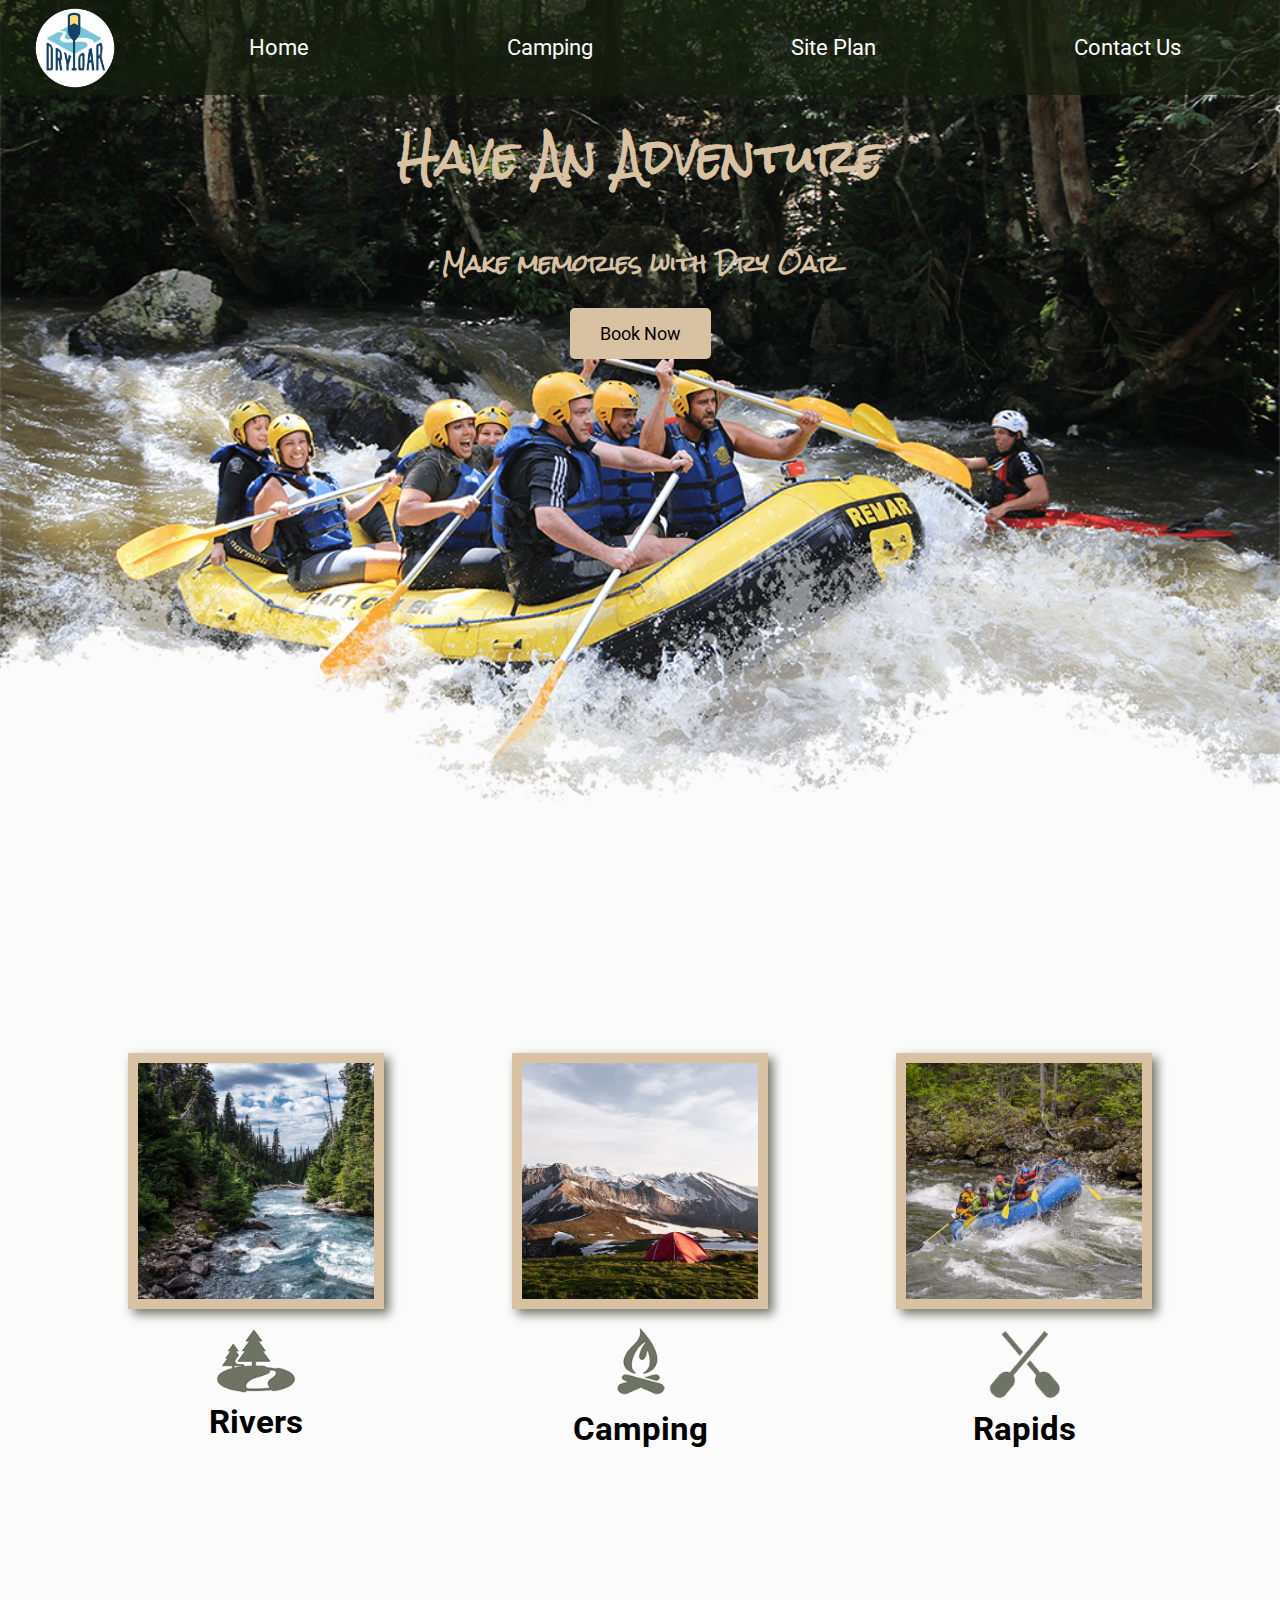
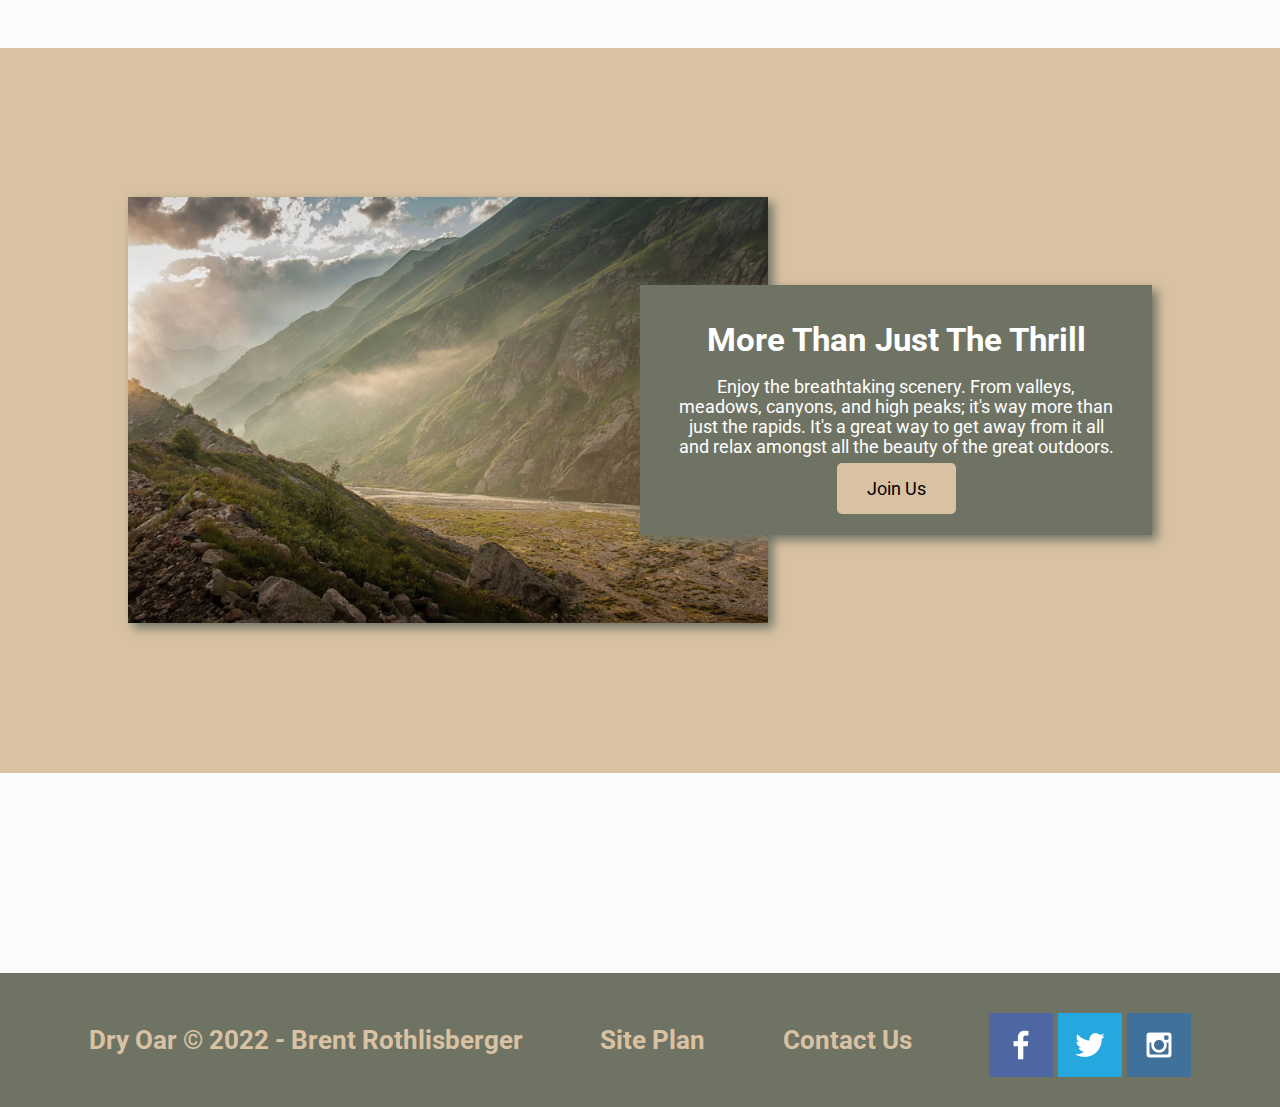
<file: wwr/index.html>
<!DOCTYPE html>
<html lang="en">
<head>
    <meta charset="UTF-8">
    <meta http-equiv="X-UA-Compatible" content="IE=edge">
    <meta name="viewport" content="width=device-width, initial-scale=1.0">
    <title>Whitewater Rafting Vacations</title>
    <link rel="stylesheet" href="styles/style.css">
</head>
<body>
    <div id="content">
        <header>
            <a id="logo_link" href="index.html">
                <img class="logo" src="images/logo.png" alt="Dry Oar Logo">
           </a>
           <nav>
                <a href="index.html">Home</a>
                <a href="camping.html">Camping</a>
                <a href="site-plan-rafting.html">Site Plan</a>
                <a href="contactus.html">Contact Us</a>
           </nav>
       </header>
      <div id="hero">
          <div id="hero-box">
                 <img id="hero-img" src="images/hero.png" alt="People enjoying white water rafting">
           </div>
          <section id="hero-msg">
               <h1 class="home-title">Have An Adventure</h1>
              <h4>Make memories with Dry Oar </h4>
              <div class='button-box'>
                   <a class="book" href="rates.html">Book Now</a>
              </div>
          </section>
      </div>
      <main class="home-grid">
        <section class="rivers-card">
            <img class="card-img" src="images/rivers.jpg" alt="river in forest">
            <img class="icon" src="images/river_icon.png" alt="river icon">
            <h2>Rivers</h2>
        </section>
        <section class="camping-card">
            <img class="card-img" src="images/camping.jpg" alt="tent in mountains">
            <img class="icon" src="images/fire_icon.png" alt="fire icon">
            <h2>Camping</h2>
        </section>
        <section class="rapids-card">
            <img class="card-img" src="images/rapids.jpg" alt="rafting boat">
            <img class="icon" src="images/oars.png" alt="oars icon">
            <h2>Rapids</h2>
        </section>
        <div id="background"></div>
        <img class="mountains" src="images/mountains.jpg" alt="Misty mountains">
        <section class="msg">
            <h2>More Than Just The Thrill</h2>
            <p>Enjoy the breathtaking scenery. From valleys, meadows, canyons, and high peaks; it's way more than just the rapids. It's a great way to get away from it all and relax amongst all the beauty of the great outdoors. </p>
            <a class='join' href="camping.html">Join Us</a>
        </section>
      </main>
    <footer>
        <h3>Dry Oar © 2022 - Brent Rothlisberger</h3>
        <h3><a href="site-plan-rafting.html">Site Plan</a></h3>
        <h3><a href="contactus.html">Contact Us</a></h3>
        <div class="social">
            <a href="https://facebook.com" target="_blank">
                <img src="images/facebook.png" alt="fb icon">
            </a>
            <a href="https://twitter.com" target="_blank">
                <img src="images/twitter.png" alt="twitter icon">
            </a>
            <a href="https://instagram.com" target="_blank">
                <img src="images/instagram.png" alt="instagram icon">
            </a>
        </div>
    </footer>
    </div>
</body>
</html>
</file>
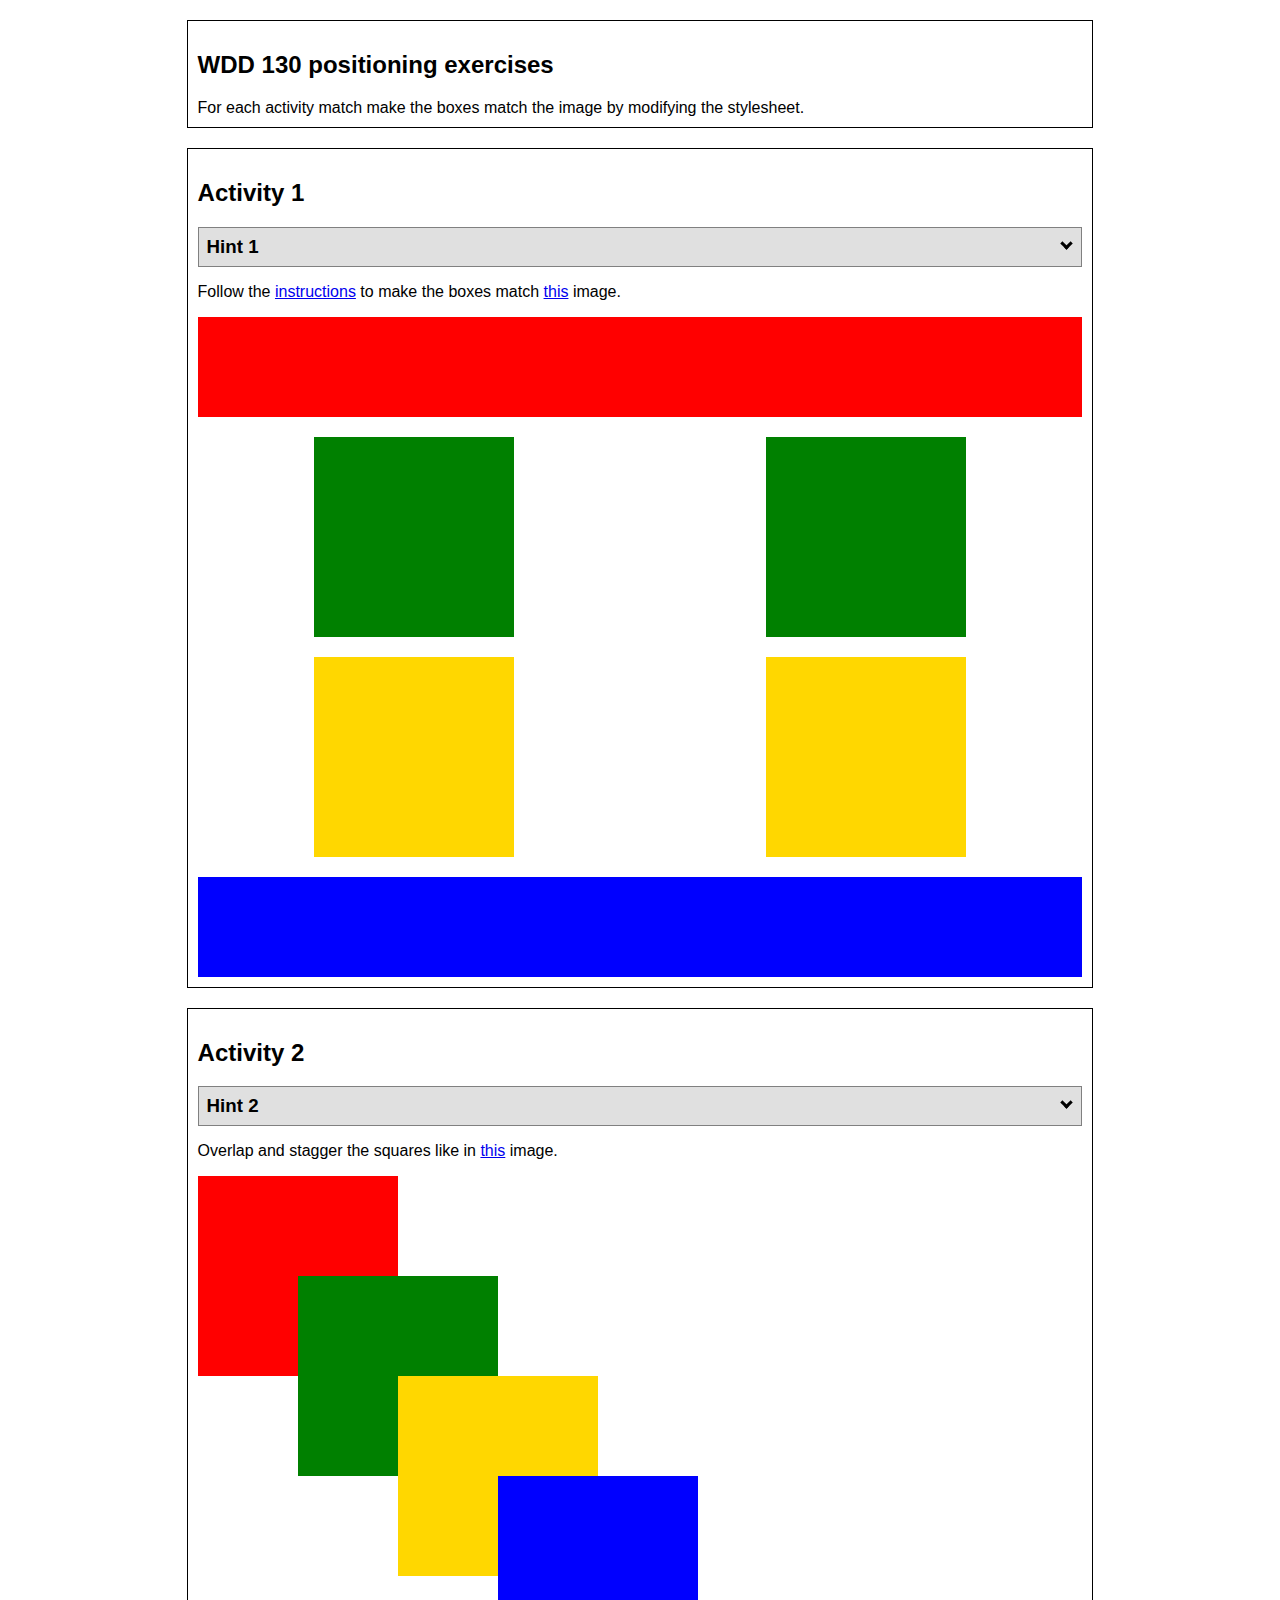
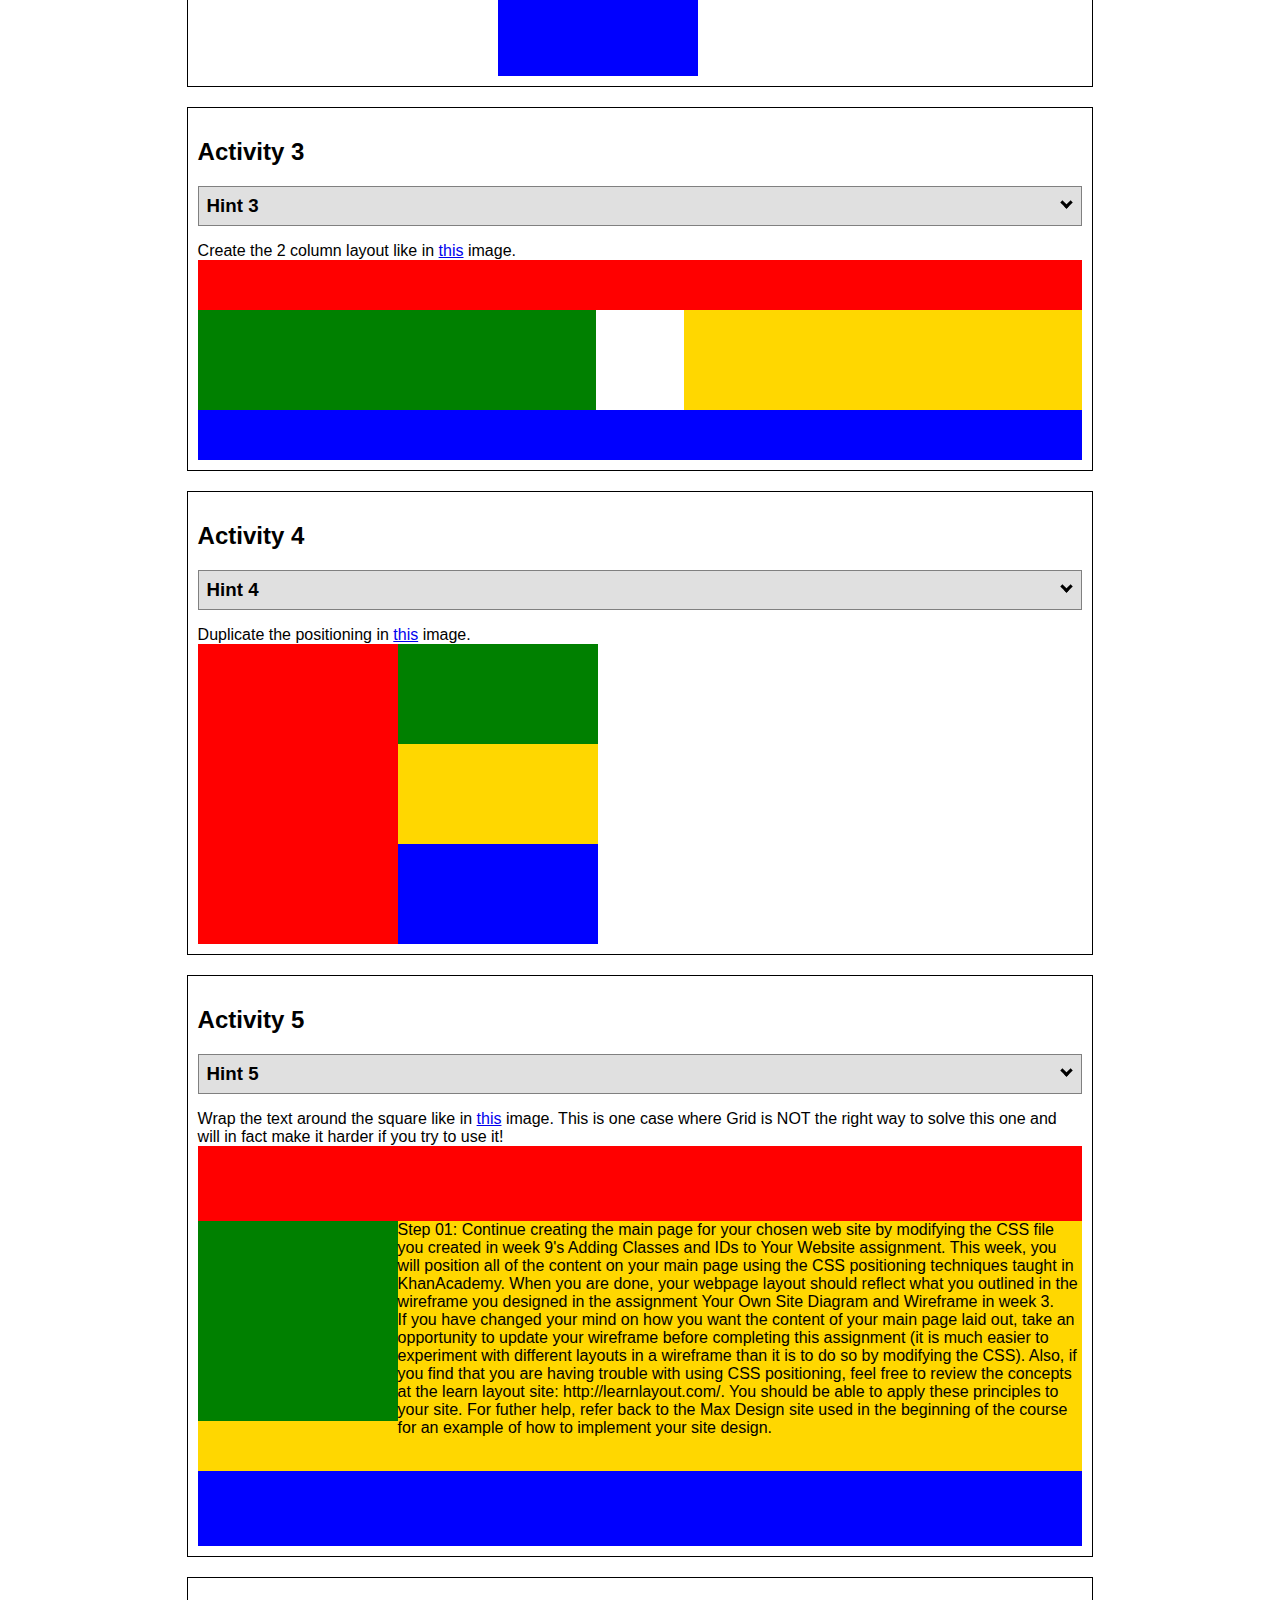
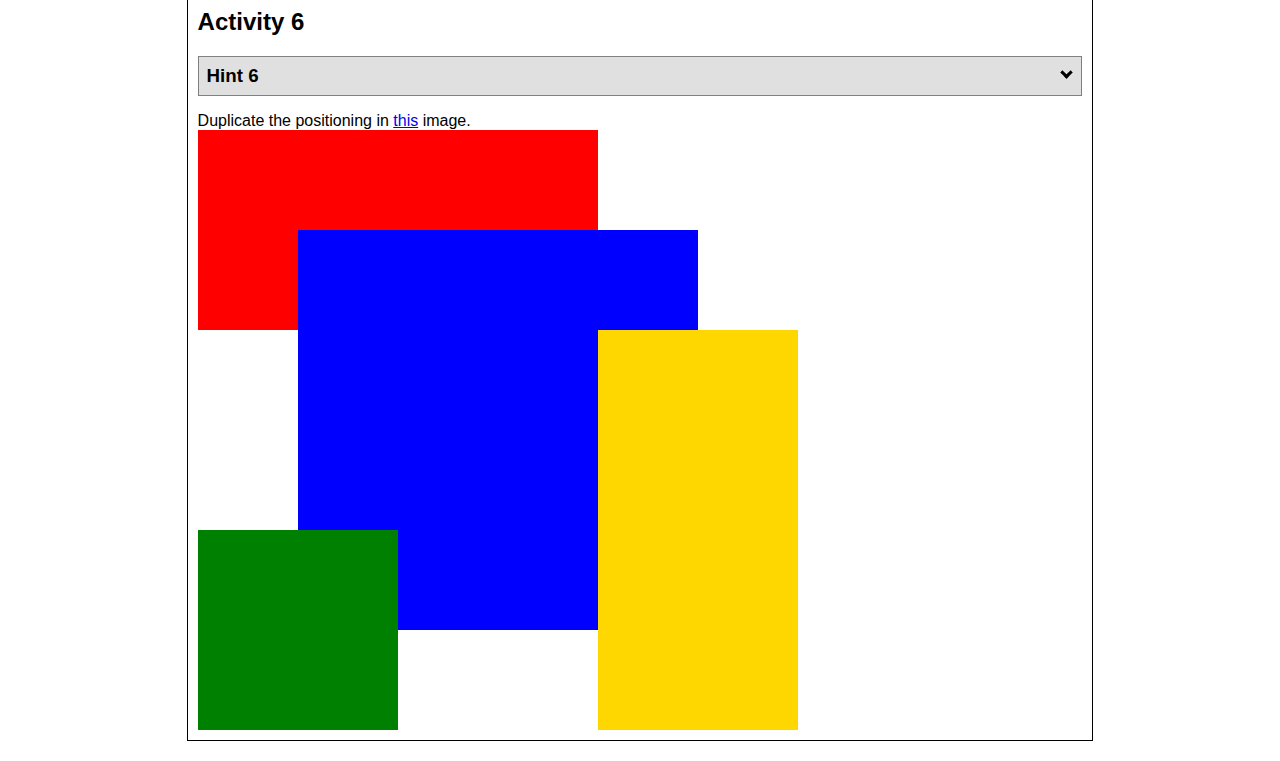
<file: positioning.html>
<!DOCTYPE html>
<html lang="en">
  <head>
    <!-- HTML - Name: positioning.html -->
    <title>Positioning Activity</title>
    <link rel="stylesheet" type="text/css" href="positionstyles.css" />
  </head>
  <body>
    <div class="activity">
      <h2>WDD 130 positioning exercises</h2>
      For each activity match make the boxes match the image by modifying the stylesheet.</div>
    <div class="activity">
      <h2>Activity 1</h2>
      <section class="hint"><input type="checkbox" ><i></i> <h3>Hint 1</h3><div><p>Check out the <a href="https://byui-wdd.github.io/wdd130/activities/w06-css-positioning.html" target="_blank">activity instructions</a> in Ilearn!</p></div></section>
      <p>Follow the <a href="https://byui-wdd.github.io/wdd130/activities/w06-css-positioning.html" target="_blank">instructions</a> to make the boxes match  <a href="https://byui-wdd.github.io/wdd130/images/example1.png" target="_blank">this</a> image.</p>
      <div class="content1" >
        <div class="red1" ></div>
        <div class="green1" ></div>
        <div class="green1" ></div>
        <div class="yellow1"></div>
        <div class="yellow1"></div>
        <div class="blue1"></div>
      </div>
    </div>
    <div class="activity">
      <h2>Activity 2</h2>
      <section class="hint"><input type="checkbox" > <h3>Hint 2</h3><i></i><div><p>Remember that the best way to shift elements around slightly on the page is with Margins.  You could also use Grid.  Either would work for this. If you choose margin, you can use a <em>negative</em> margin. (ie margin-top: -20px;)</p><h4>Properties used:</h4><ul><li>margin-top, margin-left</li><li>...or...</li><li>grid-template-columns: 50px 50px 50px 50px 50px </li></ul></div></section>
      <p>Overlap and stagger the squares like in <a href="https://byui-wdd.github.io/wdd130/images/example2.png" target="_blank">this</a> image.</p>
      <div class="content2" >
        <div class="red2" ></div>
        <div class="green2" ></div>
        <div class="yellow2"></div>
        <div class="blue2"></div>
      </div>
    </div>
    <div class="activity">
      <h2>Activity 3</h2>
      <section class="hint"><input type="checkbox" > <h3>Hint 3</h3><i></i><div><p>This one is going to be best solved with CSS Grid. Remember to make the boxes the right width first...then start moving them around. </p><h4>Properties used:</h4><ul><li>display:grid;</li><li>grid-template-columns:</li><li>grid-column-gap:</li>
        <li>grid-column:</li>  </ul></div></section>
      Create the 2 column layout like in <a href="https://byui-wdd.github.io/wdd130/images/example3.png" target="_blank">this</a>  image.
      <div class="content3" >
        <div class="red3" ></div>
        <div class="green3" ></div>
        <div class="yellow3"></div>
        <div class="blue3"></div>
      </div>
    </div>
    <div class="activity">
      <h2>Activity 4</h2>
      <section class="hint"><input type="checkbox" > <h3>Hint 4</h3><i></i><div><p>For the others we have been primarily concerned with width. For this one you will need to adjust height as well. </p><h4>Properties used:</h4><ul><li>display:grid;</li><li>grid-template-columns:</li><li>grid-row:</li></ul></div></section>
      Duplicate the positioning in <a href="https://byui-wdd.github.io/wdd130/images/example4.png" target="_blank">this</a> image. 
      <div class="content4" >
        <div class="red4" ></div>
        <div class="green4" ></div>
        <div class="yellow4"></div>
        <div class="blue4"></div>
      </div>
    </div>

    <div class="activity">
      <h2>Activity 5</h2>
      <section class="hint"><input type="checkbox" > <h3>Hint 5</h3><i></i><div><p>Grid is <strong>not</strong> the right way to do this.  In fact there is only one way to really do that...and that is with float. Remember that we float the thing we want the text to wrap around.  Also remember to start by making all the shapes the right size and shape.</p><h4>Properties used:</h4><ul><li>float: left;</li></ul></div></section>
      Wrap the text around the square like in <a href="https://byui-wdd.github.io/wdd130/images/example5.png" target="_blank">this</a> image. This is one case where Grid is NOT the right way to solve this one and will in fact make it harder if you try to use it!
      <div class="content5" >
        <div class="red5" ></div>
        <div class="green5" ></div>
        <div class="yellow5">Step 01: Continue creating the main page for your chosen web site by modifying the CSS file you created in week 9's Adding Classes and IDs to Your Website assignment. This week, you will position all of the content on your main page using the CSS positioning techniques taught in KhanAcademy. When you are done, your webpage layout should reflect what you outlined in the wireframe you designed in the assignment Your Own Site Diagram and Wireframe in week 3. <br />
          If you have changed your mind on how you want the content of your main page laid out, take an opportunity to update your wireframe before completing this assignment (it is much easier to experiment with different layouts in a wireframe than it is to do so by modifying the CSS). Also, if you find that you are having trouble with using CSS positioning, feel free to review the concepts at the learn layout site: http://learnlayout.com/. You should be able to apply these principles to your site. For futher help, refer back to the Max Design site used in the beginning of the course for an example of how to implement your site design.</div>
        <div class="blue5"></div>
      </div>
    </div>
    <div class="activity">
      <h2>Activity 6</h2>
      <section class="hint"><input type="checkbox" > <h3>Hint 6</h3><i></i><div><p>This one is all about visualizing the grid behind the layout. If you are having a hard time doing that first: all the sizes are even multiples of 100, and second here is another example with the lines drawn: <a href="https://byui-wdd.github.io/wdd130/images/example6-hint.png" target="_blank">example 6 with lines</a>. For this one you will find it easiest if you use px for the column width. You can also use <kbd>z-index</kbd> to control the element layering.    </p><h4>Properties used:</h4><ul><li>display:grid;</li><li>grid-template-columns:</li><li>grid-column:</li><li>grid-row:</li><li><a href="https://www.w3schools.com/cssref/pr_pos_z-index.asp" target="_blank">z-index:</a></li></ul></div></section>
      Duplicate the positioning in <a href="https://byui-wdd.github.io/wdd130/images/example6.png" target="_blank">this</a> image.
      <div class="content6" >
        <div class="red6" ></div>
        <div class="green6" ></div>
        <div class="yellow6"></div>
        <div class="blue6"></div>
      </div>
    </div>
  </body>
</html>
</file>
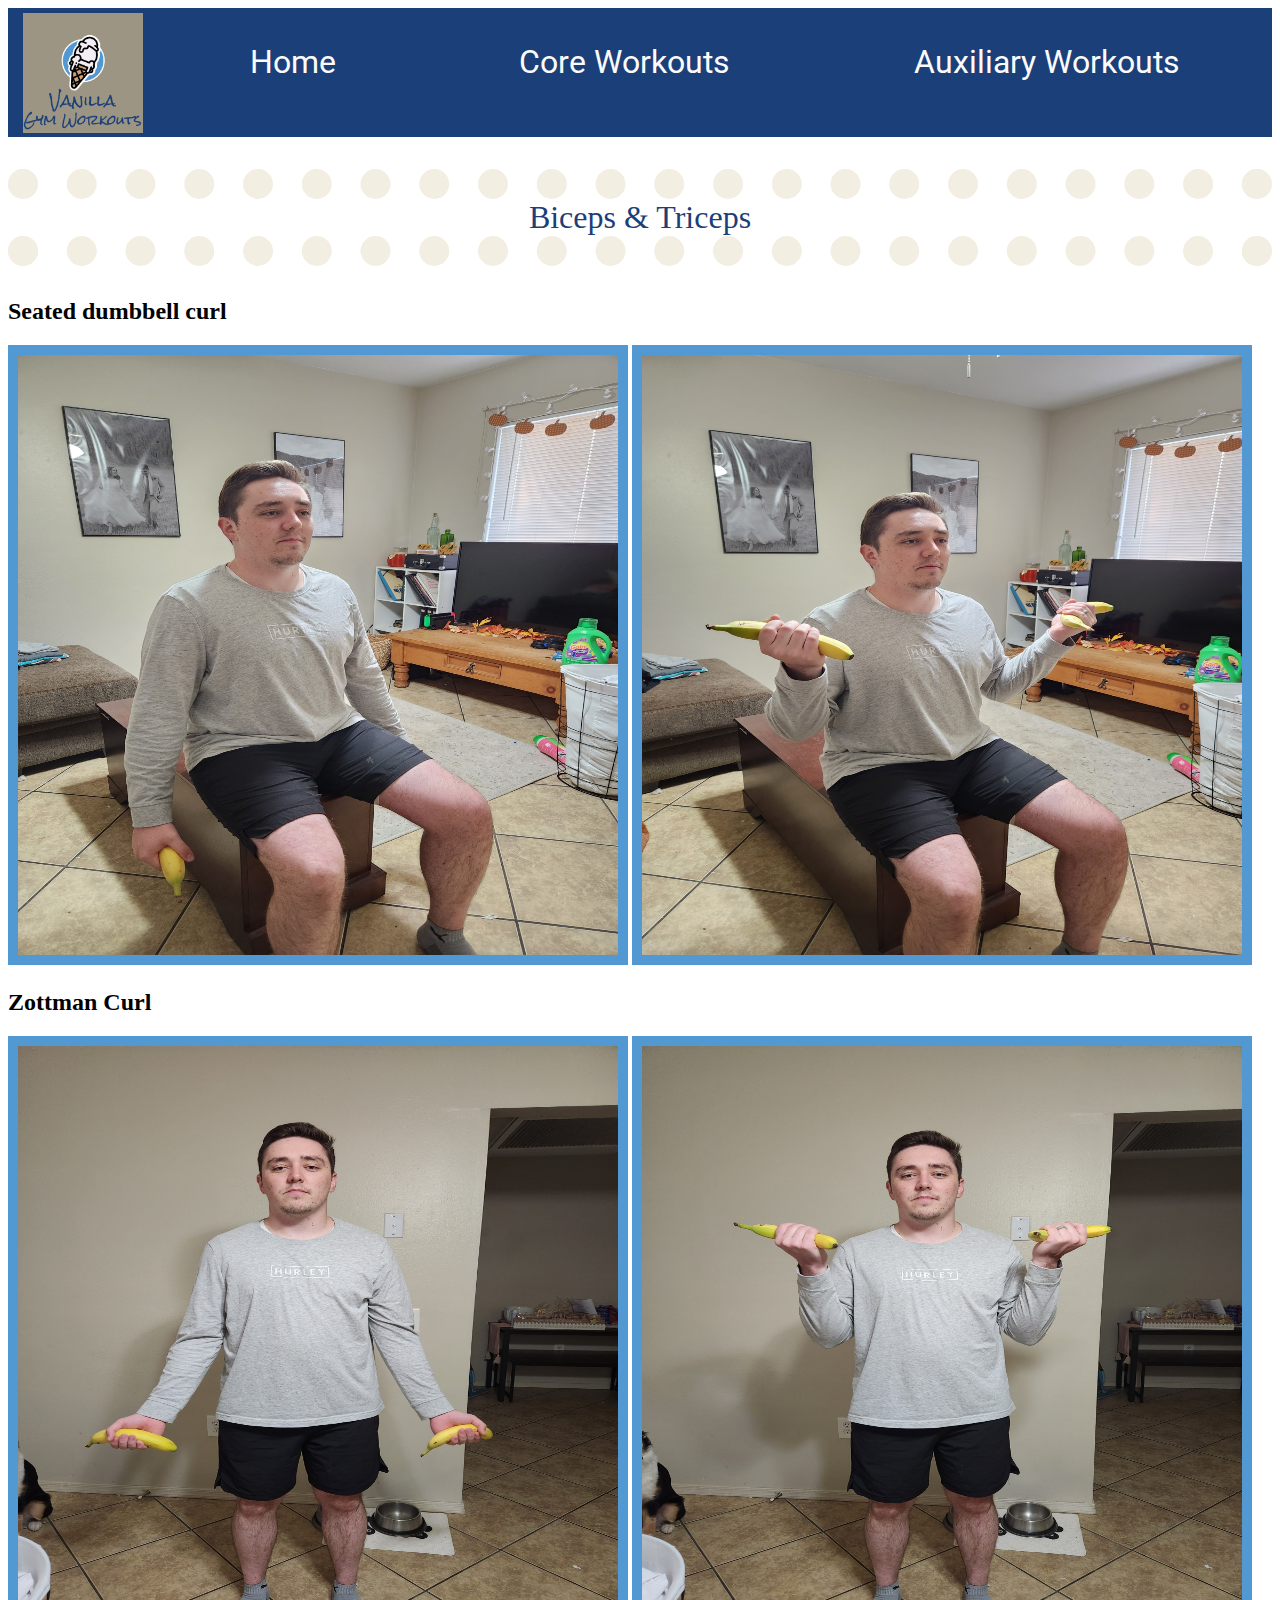
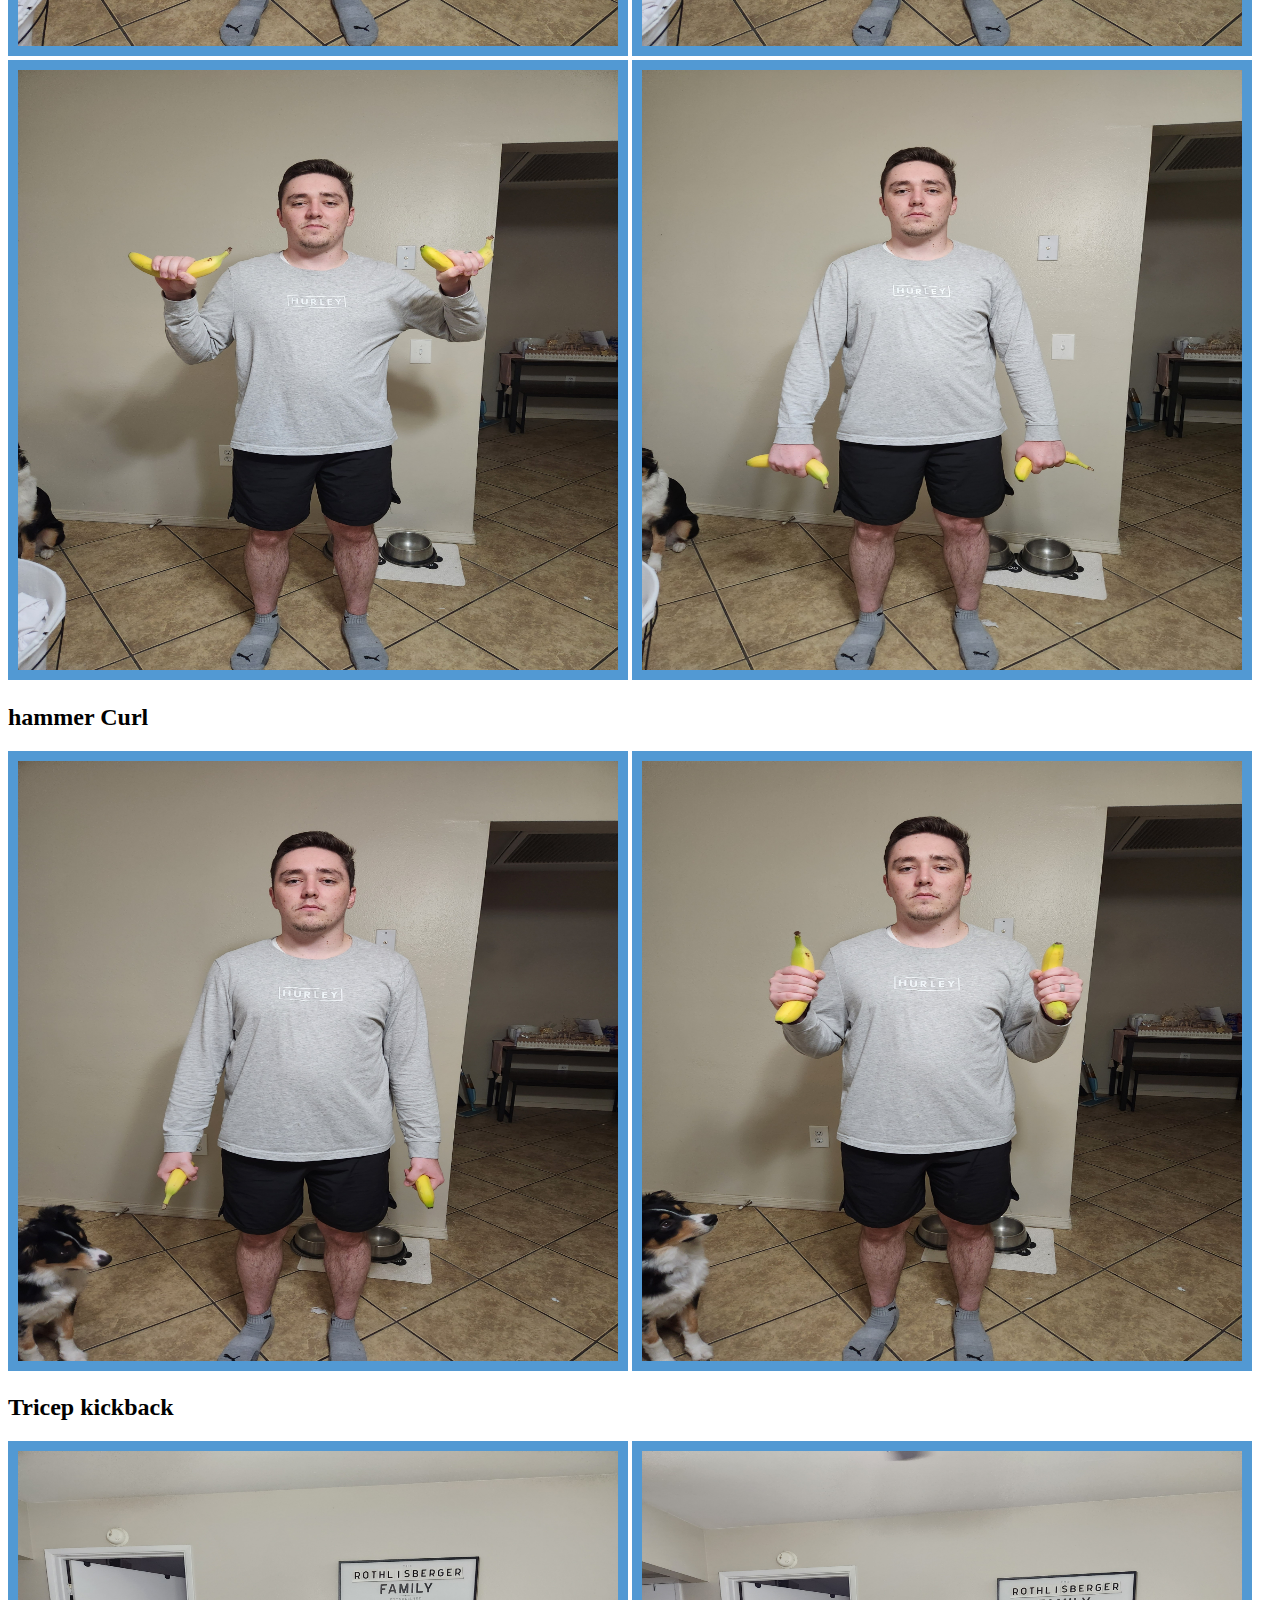
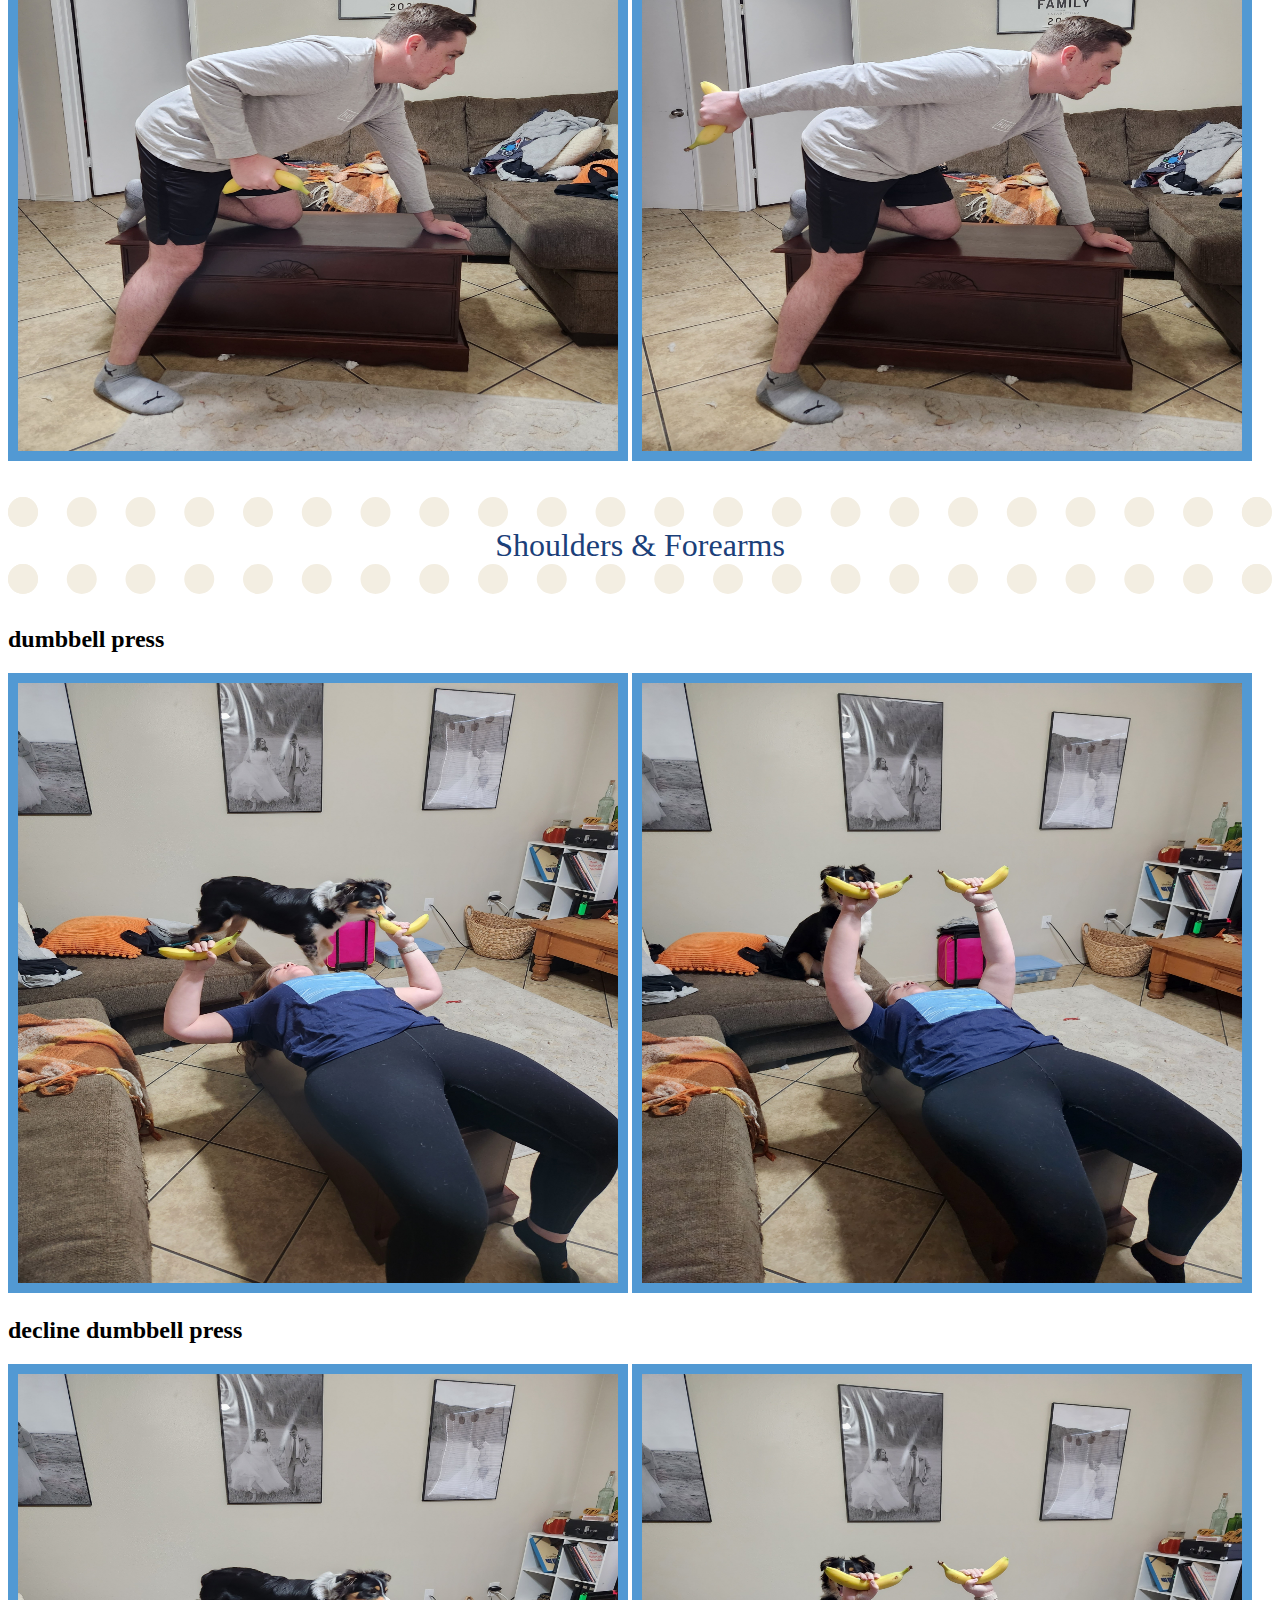
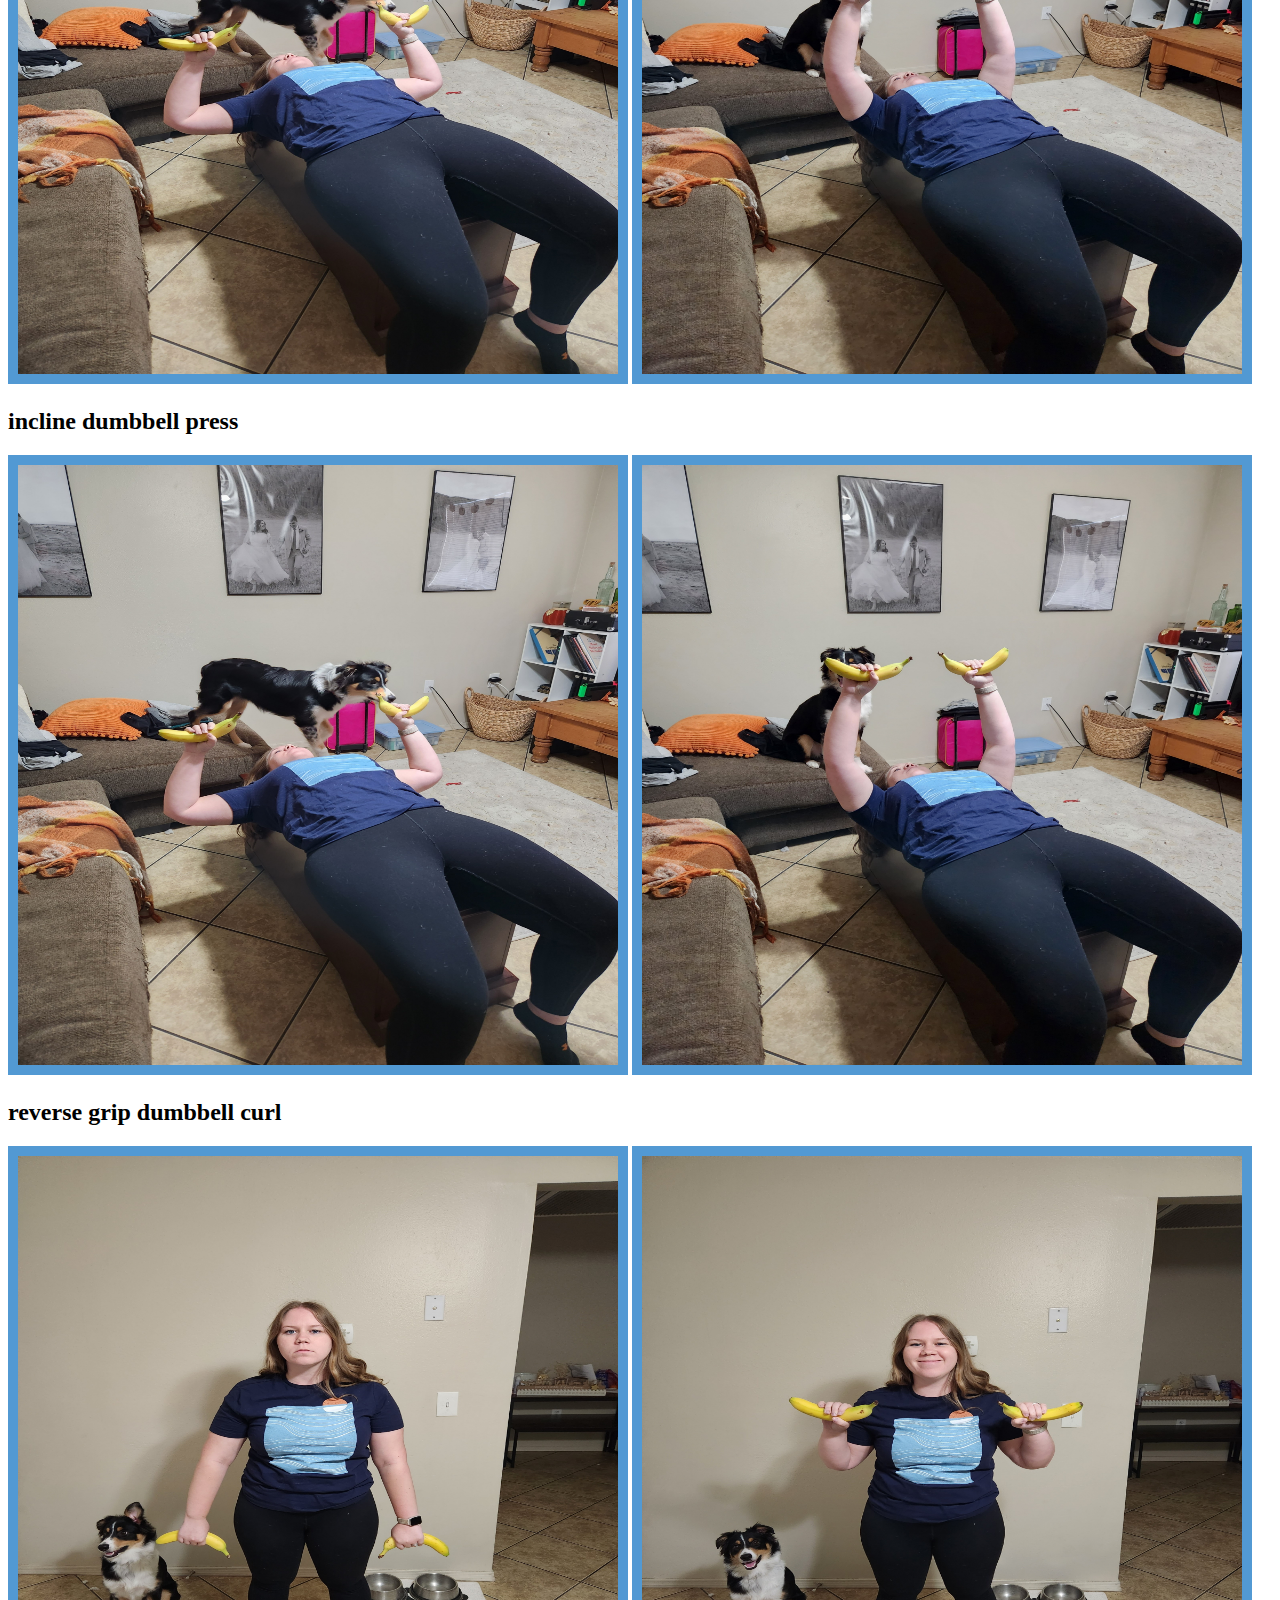
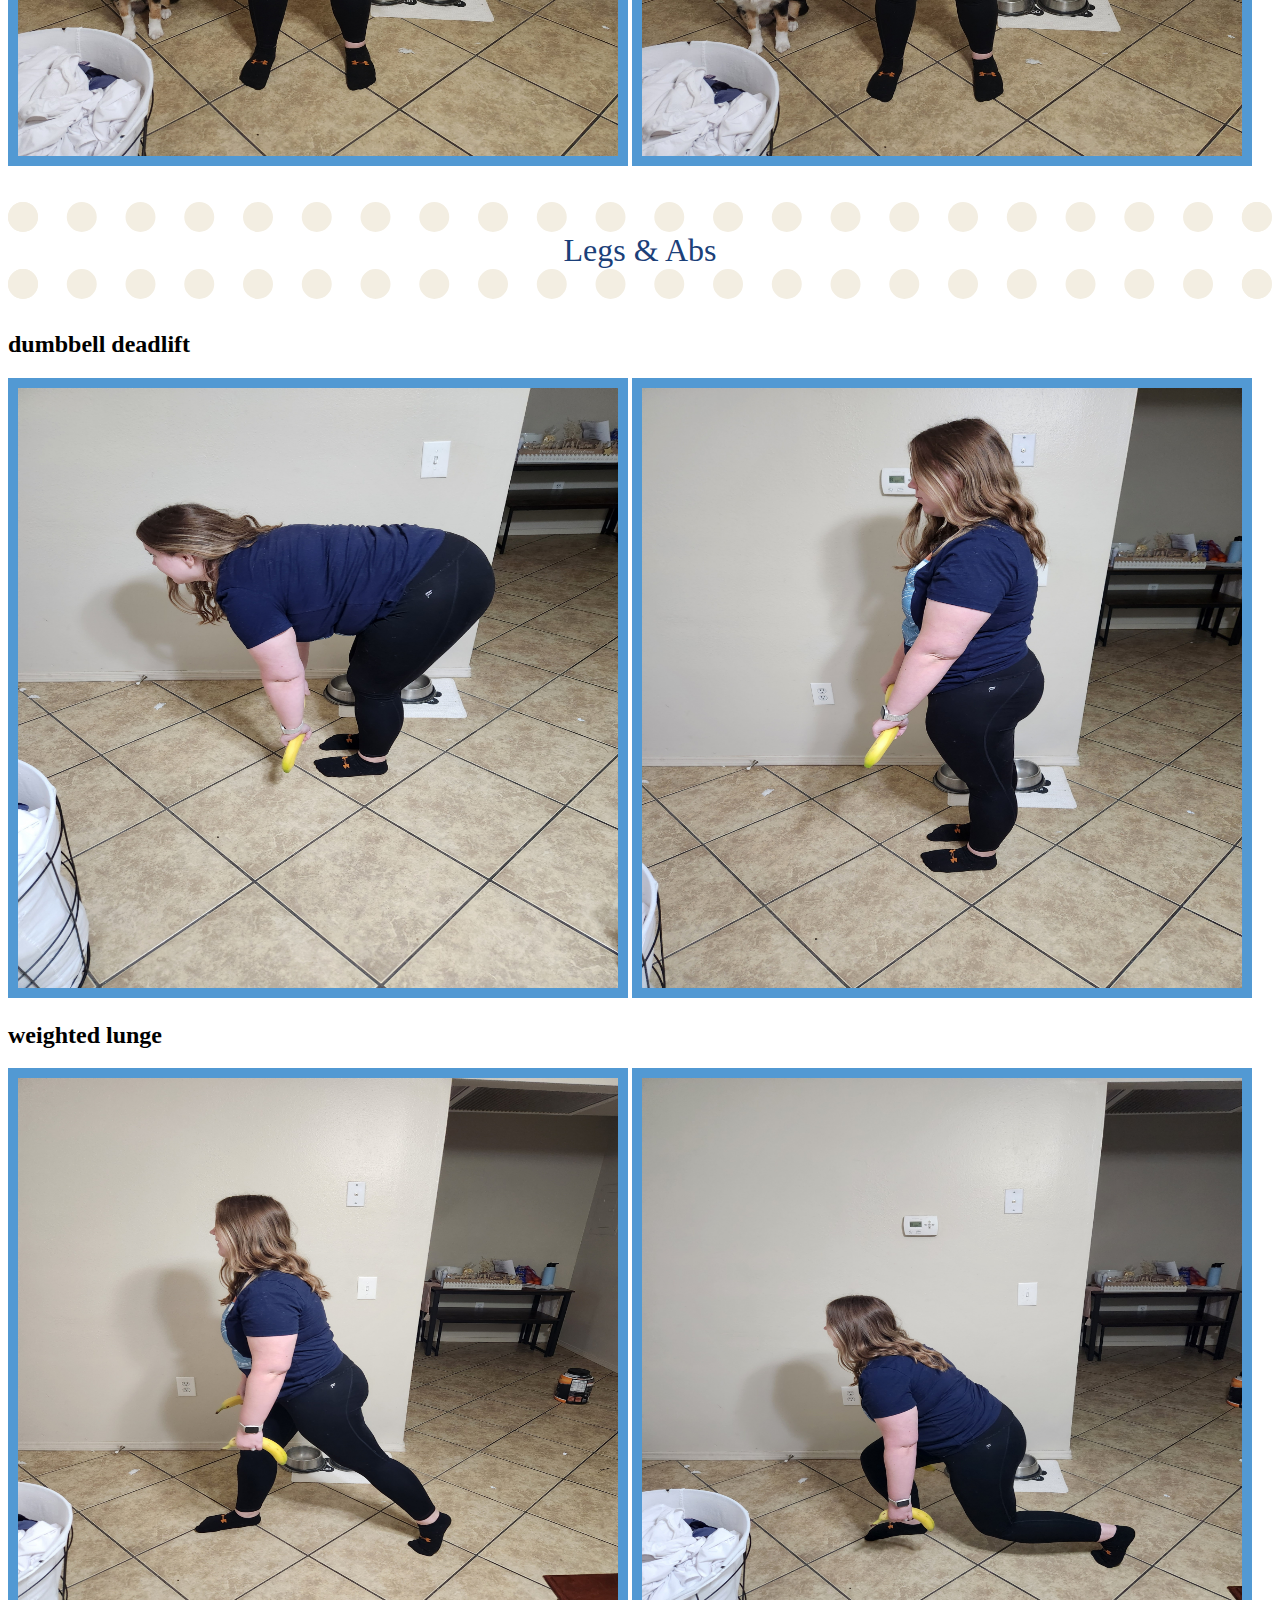
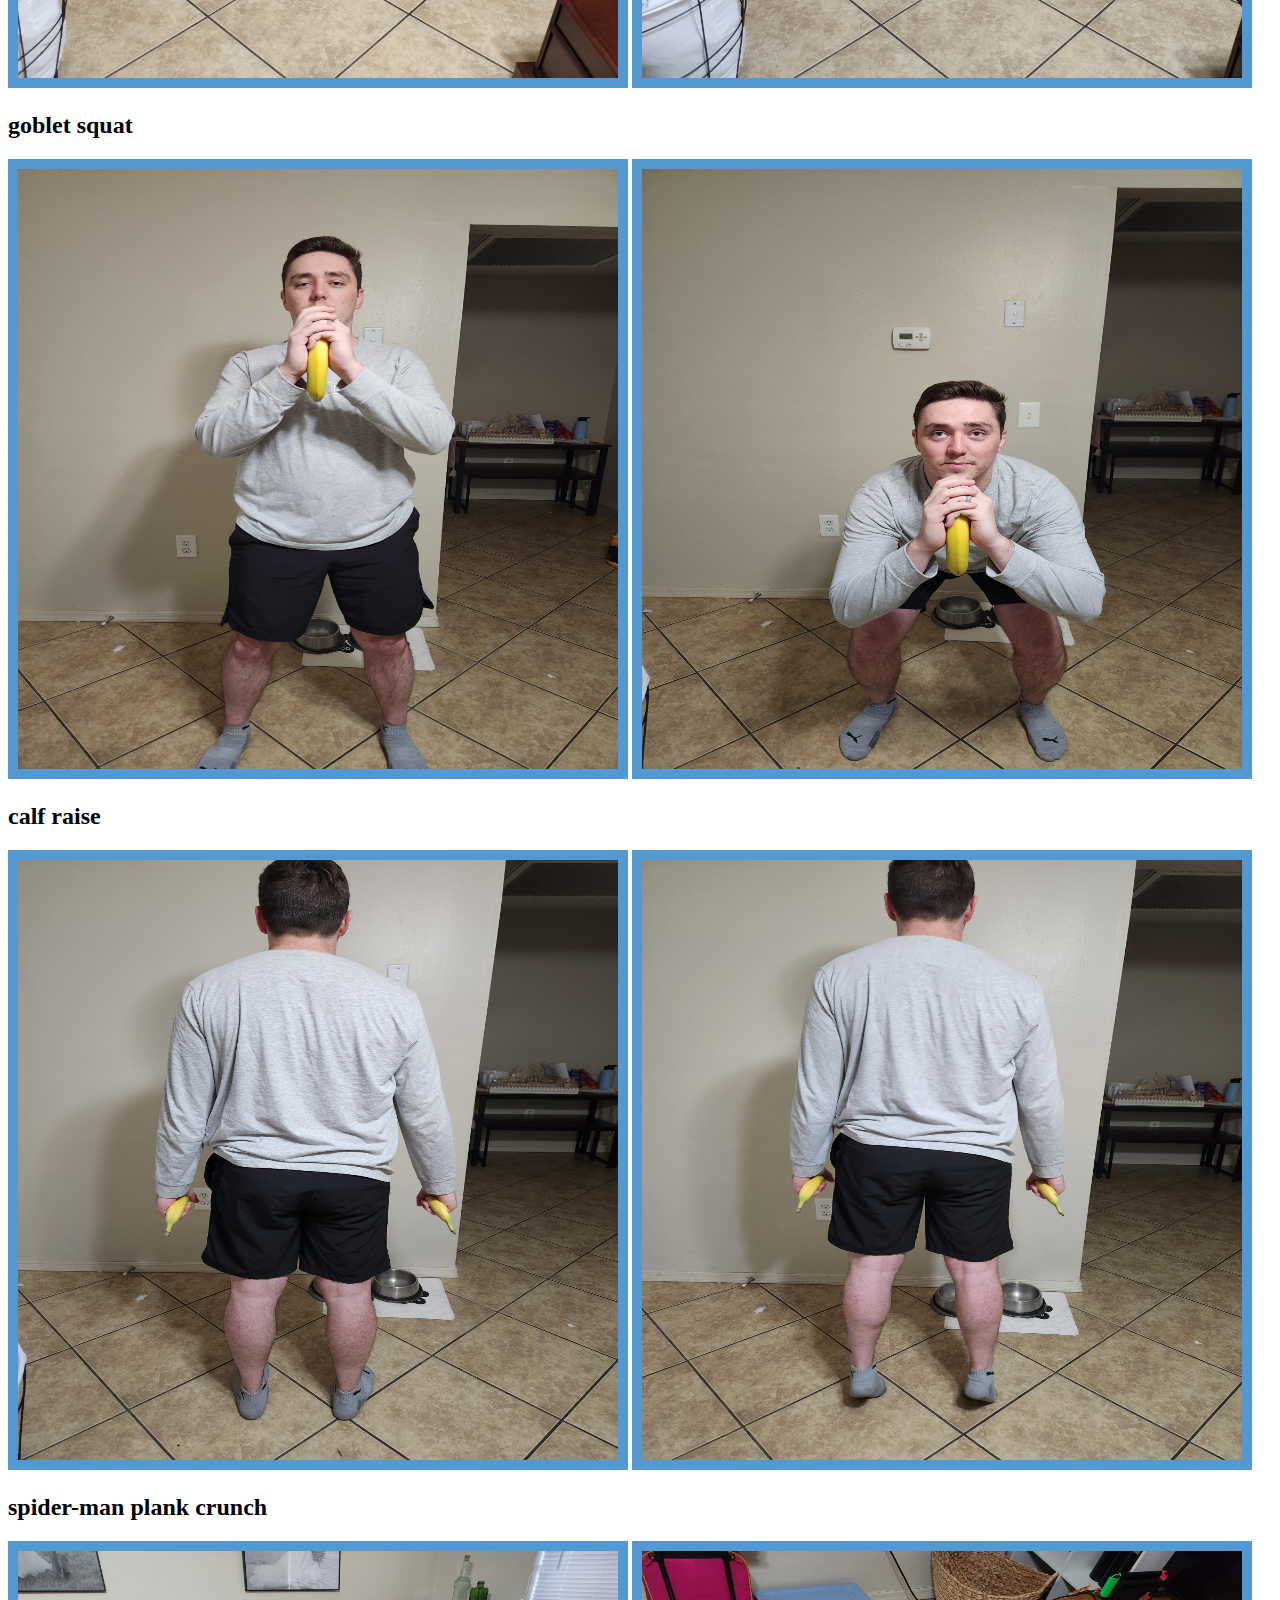
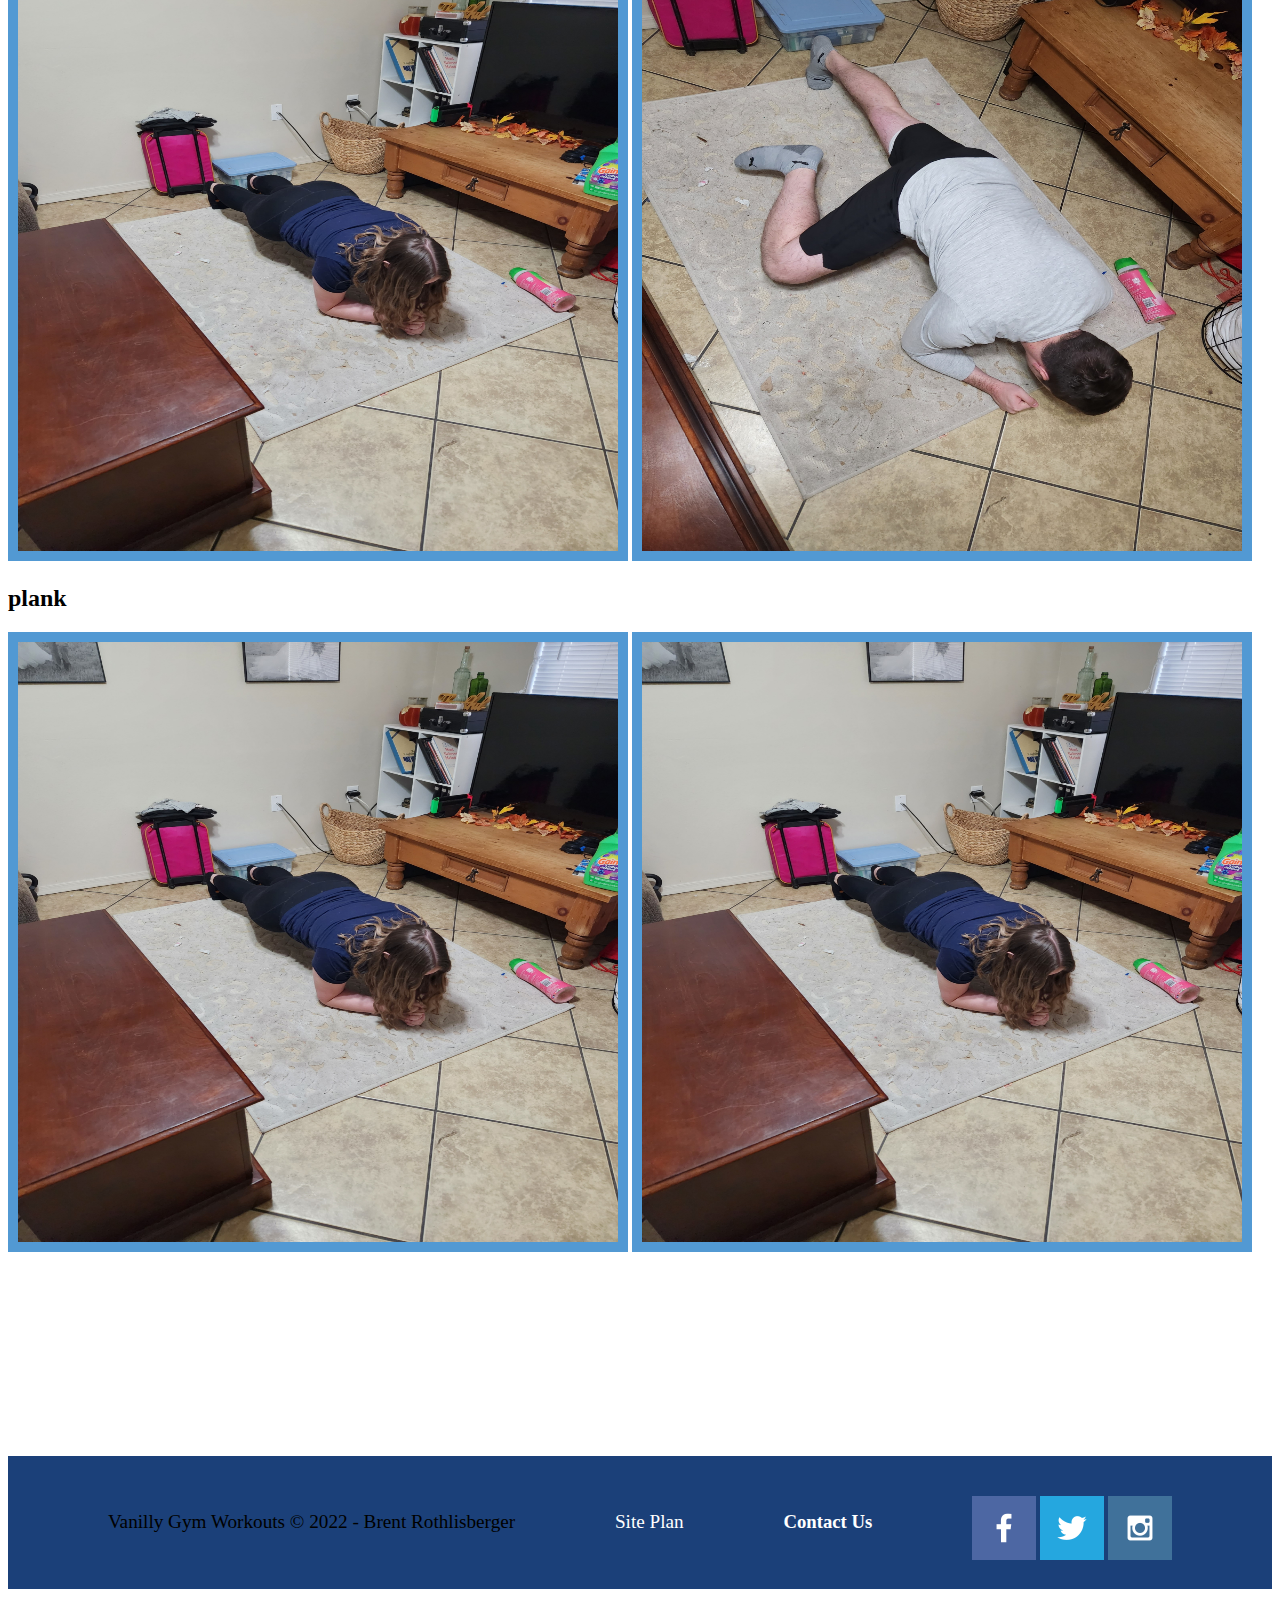
<file: vanilla_gym_workouts/auxiliary.html>
<!DOCTYPE html>
<html lang="en">
<head>
    <meta charset="UTF-8">
    <meta http-equiv="X-UA-Compatible" content="IE=edge">
    <meta name="viewport" content="width=device-width, initial-scale=1.0">
    <title>Vanilla Gym Workouts | Auxiliary</title>
    <link rel="stylesheet" href="styles/style.css">

</head>
<body>
    <header>
        <a id="logo_link" href="index.html">
            <img class="logo" src="images/logo.png" alt="Vanilla Gym Workouts">
        </a>
        <nav>
            <a href="index.html">Home</a>
            <a href="core.html">Core Workouts</a>
            <a href="auxiliary.html">Auxiliary Workouts</a>
        </nav>
    </header>
        <main id="amainGrid" class="auxiliaryGrid">
            <div class="biceps_triceps">
                <p class="corename">Biceps & Triceps</p>
                <section>
                    <h2>Seated dumbbell curl</h2>
                    <img class="card-img" src="images/sdbcurl1.jpg" alt="seated dumbbell curl">
                    <img class="card-img" src="images/sdbcurl2.jpg" alt="seated dumbbell curl">
                </section>
                <section>
                    <h2>Zottman Curl</h2>
                    <img class="card-img" src="images/dbcurl1.jpg" alt="Zottman Curl">
                    <img class="card-img" src="images/dbcurl2.jpg" alt="Zottman Curl">
                    <img class="card-img" src="images/zcurl3.jpg" alt="Zottman Curl">
                    <img class="card-img" src="images/zcurl4.jpg" alt="Zottman Curl">
                </section>
                <section>
                    <h2>hammer Curl</h2>
                    <img class="card-img" src="images/hcurl1.jpg" alt="hammer curl">
                    <img class="card-img" src="images/hcurl2.jpg" alt="hammer Curl">
                </section>
                <section>
                    <h2>Tricep kickback</h2>
                    <img class="card-img" src="images/kickback1.jpg" alt="tricep kickback">
                    <img class="card-img" src="images/kickback2.jpg" alt="tricep cables">
                </section>
            </div>
            <div class="shoulders_forearms">
                <p class="corename">Shoulders & Forearms</p>
                <section>
                    <h2>dumbbell press</h2>
                    <img class="card-img" src="images/dbpress1.jpg" alt="dumbbell press">
                    <img class="card-img" src="images/dbpress2.jpg" alt="dumbbell press">
                </section>
                <section>
                    <h2>decline dumbbell press</h2>
                    <img class="card-img" src="images/dbpress1.jpg" alt="decline dumbbell press">
                    <img class="card-img" src="images/dbpress2.jpg" alt="decline dumbbell press">
                </section>
                <section>
                    <h2>incline dumbbell press</h2>
                    <img class="card-img" src="images/dbpress1.jpg" alt="incline dumbbell press">
                    <img class="card-img" src="images/dbpress2.jpg" alt="incline dumbbell press">
                </section>
                <section>
                    <h2>reverse grip dumbbell curl</h2>
                    <img class="card-img" src="images/rgrip1.jpg" alt="reverse grip dumbbell curl">
                    <img class="card-img" src="images/rgrip2.jpg" alt="reverse grip dumbbell curl">
                </section>
            </div>
            <div class="legs_abs">
                <p class="corename">Legs & Abs</p>
                <section>
                    <h2>dumbbell deadlift</h2>
                    <img class="card-img" src="images/dbdlift1.jpg" alt="dumbbell deadlift">
                    <img class="card-img" src="images/dbdlift2.jpg" alt="dumbbell deadlift">
                </section>
                <section>
                    <h2>weighted lunge</h2>
                    <img class="card-img" src="images/wlunge1.jpg" alt="weighted lunge">
                    <img class="card-img" src="images/wlunge2.jpg" alt="weighted lunge">
                </section>
                <section>
                    <h2>goblet squat</h2>
                    <img class="card-img" src="images/gsquat1.jpg" alt="goblet squat">
                    <img class="card-img" src="images/gsquat2.jpg" alt="goblet squat">
                </section>
                <section>
                    <h2>calf raise</h2>
                    <img class="card-img" src="images/craise1.jpg" alt="calf raise">
                    <img class="card-img" src="images/craise2.jpg" alt="calf raise">
                </section>
                <section>
                    <h2>spider-man plank crunch</h2>
                    <img class="card-img" src="images/plank1.jpg" alt="spider-man plank crunch">
                    <img class="card-img" src="images/plank2.jpg" alt="spider-man plank crunch">
                </section>
                <section>
                    <h2>plank</h2>
                    <img class="card-img" src="images/plank1.jpg" alt="plank">
                    <img class="card-img" src="images/plank1.jpg" alt="plank">
                </section>
            </div>
        </main>
    <footer>
        <p>Vanilly Gym Workouts © 2022 - Brent Rothlisberger</p>
        <p><a href="site-plan.html">Site Plan</a></p>
        <h3><a href="contactus.html">Contact Us</a></h3>
        <div class="social">
            <a href="https://facebook.com" target="_blank">
                <img src="images/facebook.png" alt="fb icon">
            </a>
            <a href="https://twitter.com" target="_blank">
                <img src="images/twitter.png" alt="twitter icon">
            </a>
            <a href="https://instagram.com" target="_blank">
                <img src="images/instagram.png" alt="instagram icon">
            </a>
        </div>
    </footer>
</body>
</html>
</file>
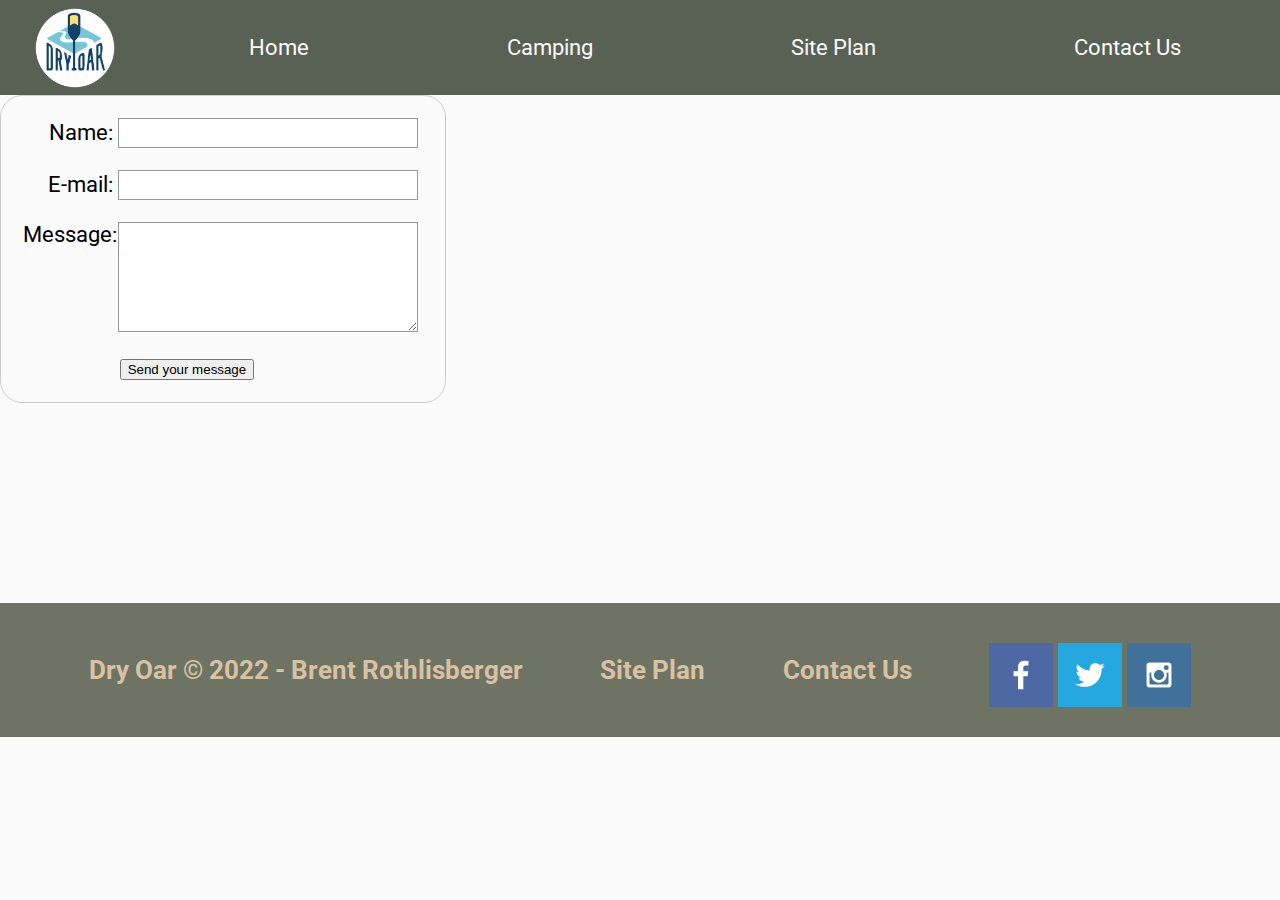
<file: wwr/contactus.html>
<!DOCTYPE html>
<html lang="en">
<head>
    <meta charset="UTF-8">
    <meta http-equiv="X-UA-Compatible" content="IE=edge">
    <meta name="viewport" content="width=device-width, initial-scale=1.0">
    <title>Contact US</title>
    <link rel="stylesheet" href="styles/style.css">
    <style>
        form {
            /* Center the form on the page */
            margin: 0 auto;
            width: 400px;
            /* Form outline */
            padding: 1em;
            border: 1px solid #ccc;
            border-radius: 1em;
            }

            ul {
            list-style: none;
            padding: 0;
            margin: 0;
            }

            form li + li {
            margin-top: 1em;
            }

            label {
            /* Uniform size & alignment */
            display: inline-block;
            width: 90px;
            text-align: right;
            }

            input,
            textarea {
            /* To make sure that all text fields have the same font settings
                By default, textareas have a monospace font */
            font: 1em sans-serif;

            /* Uniform text field size */
            width: 300px;
            box-sizing: border-box;

            /* Match form field borders */
            border: 1px solid #999;
            }

            input:focus,
            textarea:focus {
            /* Additional highlight for focused elements */
            border-color: #000;
            }

            textarea {
            /* Align multiline text fields with their labels */
            vertical-align: top;

            /* Provide space to type some text */
            height: 5em;
            }

            .button {
            /* Align buttons with the text fields */
            padding-left: 90px; /* same size as the label elements */
            }

            button {
            /* This extra margin represent roughly the same space as the space
                between the labels and their text fields */
            margin-left: 0.5em;
            }

            #feedback {
            background-color: antiquewhite;
            position: absolute;
            top: 0;
            left: 0;
            right: 0;
            padding: .5em;
            /* make this element invisible until we are ready for it */
            display: none;      
            }
            .moveDown {
                margin-top: 3em;
            }
    </style>
</head>
<body>
    <div id="content">
        <header>
            <a id="logo_link" href="index.html">
                <img class="logo" src="images/logo.png" alt="Dry Oar Logo">
           </a>
           <nav>
                <a href="index.html">Home</a>
                <a href="camping.html">Camping</a>
                <a href="site-plan-rafting.html">Site Plan</a>
                <a href="contactus.html">Contact Us</a>
           </nav>
        </header>
      
            <main class="home-grid">
                <div id="feedback"></div>
                <form action="/my-handling-form-page" method="post">
                    <ul>
                      <li>
                        <label for="name">Name:</label>
                        <input type="text" id="name" name="user_name" />
                      </li>
                      <li>
                        <label for="mail">E-mail:</label>
                        <input type="email" id="mail" name="user_email" />
                      </li>
                      <li>
                        <label for="msg">Message:</label>
                        <textarea id="msg" name="user_message"></textarea>
                      </li>
                      <li class="button">
                        <button type="submit">Send your message</button>
                      </li>
                    </ul>
                  </form>
            </main>
        <footer>
            <h3>Dry Oar © 2022 - Brent Rothlisberger</h3>
            <h3><a href="site-plan-rafting.html">Site Plan</a></h3>
            <h3><a href="contactus.html">Contact Us</a></h3>
            <div class="social">
                <a href="https://facebook.com" target="_blank">
                    <img src="images/facebook.png" alt="fb icon">
                </a>
                <a href="https://twitter.com" target="_blank">
                    <img src="images/twitter.png" alt="twitter icon">
                </a>
                <a href="https://instagram.com" target="_blank">
                    <img src="images/instagram.png" alt="instagram icon">
                </a>
            </div>
        </footer>
    </div>
    <script>
        // get the feedback div element so we can do something with it.
        const feedbackElement = document.getElementById('feedback');
        // get the form so we can read what was entered in it.
        const formElement = document.forms[0];
        // add a 'listener' to wait for a submission of our form. When that happens run the code below.
        formElement.addEventListener('submit', function(e) {
            // stop the form from doing the default action.
            e.preventDefault();
            // set the contents of our feedback element to a message letting the user know the form was submitted successfully. Notice that we pull the name that was entered in the form to personalize the message!
            feedbackElement.innerHTML = 'Hello '+ formElement.user_name.value +'! Thank you for your message. We will get back with you as soon as possible!';
            // make the feedback element visible.
            feedbackElement.style.display = "block";
            // add a class to move everything down so our message doesn't cover it.
            document.body.classList.toggle('moveDown');
        });
    </script>
</body>
</html>
</file>
<file: wwr/styles/style.css>
@import url('https://fonts.googleapis.com/css2?family=Inter+Tight:wght@300&family=Roboto:wght@300&family=Rock+Salt&display=swap');

/* 
font-family: 'Roboto', sans-serif;
font-family: 'Rock Salt', cursive;
font-family: 'Inter Tight', sans-serif; 
*/

#content {
max-width: 1600px;
margin: 0 auto;
}

.icon {
    width: 80px;
    padding-top: 10px;
}

nav a {
    text-align: center;
    color: #fcfbfb;
    text-decoration: none;
    padding: 35px;
}
#hero {
    display: grid;
    grid-template-columns: 1fr 3fr 1fr;
    margin-top: -100px;
}
#hero-box {
    grid-column: 1/4;
    grid-row: 1/3;
    z-index: -1;
}
#hero-img {
    width: 100%;
}
#hero-msg {
    grid-column: 2/3;
    grid-row: 1/2;
    margin-top: 100px;
}
#hero-msg h1, #hero-msg h4 {
    text-align: center;
    color: #d9c2a3;
}
.button-box {
    text-align: center;
}
main section {
    text-align: center;
}
#background {
    height: 725px;
    background-color: #d9c2a3;
    grid-column: 1/11;
    grid-row: 4/9;
}
body {
    background-color: #fcfbfb;
    font-family: 'Roboto', sans-serif;
    font-size: 22px;
    margin: 0;
    padding: 0;

}

h2 {
    margin: 0;
    padding: 0;
}
header {
    background-color: rgba(20,30,13, .7);
    font-family: 'Roboto', sans-serif;
    display: grid;
    grid-template-columns: 150px auto;
}
nav {
    display: flex;
    justify-content: space-around;
}
nav a:hover {
    background-color: black;
    color: white;
}
.home-title {
    color: black;
    font-family: 'Rock Salt', cursive;
    font-size: 2em;
    margin-top: 10px;
}
h4 {
    color: black;
    font-family: 'Rock Salt', cursive;
}
.book, .join {
    background-color: #d9c2a3;
    color: black;
    text-decoration: none;
    font-size: 18px;
    padding: 15px 30px;
    margin-top: 50px;
    border-radius: 5px;
}
.book:hover, .join:hover {
    background-color: rgba(20,30,13, .7);
}
.msg {
    background-color: #6f7364;
    padding: 35px;
    grid-column: 6/10;
    grid-row: 6/7;
    box-shadow: 5px 5px 10px #6f7364;
}
.msg h2 {
    color: white;
    font-family: 'Roboto', sans-serif;
}
.msg p {
    color: white;
    font-size: .8em;
}
footer {
    background-color: #6f7364;
    padding: 25px 50px;
    margin-top: 200px;
    display: flex;
    justify-content: space-around;
    align-items: center;
}
footer h3 {
    color: #d9c2a3;
}
footer a {
    text-decoration: none;
    color: #d9c2a3;
}
footer a:hover {
    color: white;
    text-decoration: none;
}
footer p {
    font-size: 1.2em;
}
footer p a:hover {
    text-decoration: underline;
}
footer .social img {
    padding-top: 15px;
}
.logo {
    width: 80px;
}
#logo_link {
    padding-top: 5px;
    justify-self: center;
    align-self: center;
}
.rivers-card {
    margin: 200px 0;
    grid-column: 2/4;
    grid-row: 2/3;
}
.camping-card {
    margin: 200px 0;
    grid-column: 5/7;
    grid-row: 2/3;
}
.rapids-card {
    margin: 200px 0;
    grid-column: 8/10;
    grid-row: 2/3;
}
.card-img {
    border: 10px solid #d9c2a3;
    transition: transform .5s;
    box-shadow: 5px 5px 10px #6f7364;
}
.card-img:hover {
    opacity: .6;
    transform: scale(1.1);
}
.card-img, .mountains {
    width: 100%;
}
main section img {
    box-sizing: border-box;
}
.home-grid {
    display: grid;
    grid-template-columns: 1fr 1fr 1fr 1fr 1fr 1fr 1fr 1fr 1fr 1fr;
}
.mountains {
    grid-column: 2/7;
    grid-row: 5/8;
    box-shadow: 5px 5px 10px #6f7364;
}
.camping-grid {
    display: grid;
    grid-template-columns: 1fr 1fr;
}

.campground-card {
    margin: 200px 0;
    grid-column: 1/2;
    grid-row: 1/2;
}
.wildlife-card {
    margin: 200px 0;
    grid-column: 1/2;
    grid-row: 2/3;
}
.campfire-card {
    margin: 200px 0;
    grid-column: 1/2;
    grid-row: 3/4;
}
.camp-img {
    border: 10px solid;
    width: 100%;
    height: 100%;
}
.campground-txt {
    margin: 200px;
    grid-column: 2/3;
    grid-row: 1/2;
}
.wildlife-txt {
    margin: 200px;
    grid-column: 2/3;
    grid-row: 2/3;
}
.campfire-txt {
    margin: 200px;
    grid-column: 2/3;
    grid-row: 3/4;
}
@media screen and (max-width: 900px) {
    #hero, .home-grid {
        display: block;
        height: auto;
    }
    nav, footer {
        flex-direction: column;
    }
    nav a {
        display: block;
        padding: 15px;
    }
    #hero {
        margin-top: 0;
    }
    #hero-msg {
        margin-top: 0;
    }
    #hero-msg h4 {
        display: none;
    }
    .home-title {
        font-size: 25px;
        color: #6f7364;
    }
    .rivers-card, .camping-card, .rapids-card { 
        margin: 50px auto;
        width: 60%;
    }
    #background {
        display: none;
    }
    .mountains, .msg {
        width: 80%;
        display: block;
        margin: 0 auto;
    }
    footer {
        margin-top: 25px;
    }
}
</file>
<file: positionstyles.css>
/* CSS - Name: "positionstyles.css" */
/* Activity 1 styles */
.content1 {
  /* This is the parent of the activity 1 boxes. */
display: grid;
grid-template-columns: 1fr 1fr;
justify-items: center;
grid-gap: 20px;
}
.red1 { 
  width: 100%; 
  height: 100px; 
  background-color: red; 
  grid-column: 1/3;

} 
.green1 {
  width: 200px; 
  height: 200px; 
  background-color: green; 

} 
.yellow1 {
  width: 200px; 
  height: 200px; 
  background-color: gold; 
} 
.blue1 {
  width: 100%; 
  height: 100px; 
  background-color: blue; 
  grid-column: 1/3;
} 
/* Activity 2 styles */ 
.content2 {
  /* This is the parent of the activity 2 boxes. */
  display: grid;
  grid-template-columns: 100px 100px 100px 100px;
  grid-template-rows: 100px 100px 100px 100px;
}
.red2 {
  width: 200px; 
  height: 200px; 
  background-color: red; 
  grid-column: 1/3;
  grid-row: 1/3;
} 
.green2 { 
  width: 200px; 
  height: 200px; 
  background-color: green;
  grid-column: 2/4;
  grid-row: 2/4;
} 
.yellow2 {
  width: 200px; 
  height: 200px; 
  background-color: gold; 
  grid-column: 3/5;
  grid-row: 3/5;
} 
.blue2 {
  width: 200px; 
  height: 200px; 
  background-color: blue;
  grid-column: 4/6;
  grid-row: 4/6;
} 
/* Activity 3 styles */ 
.content3 {
  /* This is the parent of the activity 3 boxes. */
  display: grid;
  grid-template-columns: 1fr 1fr;
  justify-content: space-between;
}
.red3 {
  width: 100%; 
  height: 50px; 
  background-color: red; 
  grid-column: 1/3;
} 
.green3 {
  width: 90%; 
  height: 100px; 
  background-color: green;
} 
.yellow3 {
  width: 90%; 
  height: 100px; 
  background-color: gold; 
  justify-self: right;
} 
.blue3 {
  width: 100%;
  height: 50px; 
  background-color: blue; 
  grid-column: 1/3;
} 
/* Activity 4 styles */ 
.content4 {
  /* This is the parent of the activity 4 boxes. */
  display: grid;
  grid-template-columns: 100px 100px 100px;
  grid-template-rows: 100px 100px;
  height: 300px;
}
.red4 {
  width: 200px; 
  height: 300px; 
  background-color: red; 
  grid-column: 1/3;
} 
.green4 {
  width: 200px; 
  height: 100px; 
  background-color: green; 
  grid-column: 3/5;
  grid-row: 1/2;
} 
.yellow4 {
  width: 200px; 
  height: 100px; 
  background-color: gold; 
  grid-column: 3/5;
  grid-row: 2/3;
} 
.blue4 {
  width: 200px; 
  height: 100px; 
  background-color: blue; 
  grid-column: 3/5;
  grid-row: 3/4;
} 
/* Activity 5 styles */ 
.content5 {
  /* This is the parent of the activity 5 boxes. */
  height: 400px;
}
.red5 { 
  width: 100%; 
  height: 75px; 
  background-color: red; 
} 
.green5 { 
  width: 200px; 
  height: 200px; 
  background-color: green; 
  float: left;
} 
.yellow5 {
  width: 100%; 
  height: 250px; 
  background-color: gold; 
} 
.blue5 {
  width: 100%; 
  height: 75px; 
  background-color: blue; 
} 
/* Activity 6 styles */ 
.content6 {
  /* This is the parent of the activity 6 boxes. */
  display: grid;
  grid-template-columns: 100px 100px 100px 100px 100px 100px;
}
.red6 {
  width: 400px; 
  height: 200px; 
  background-color: red; 
  grid-column: 1/5;
  grid-row: 1/3;
} 
.green6 {
  width: 200px; 
  height: 200px; 
  background-color: green; 
  grid-column: 1/3;
  grid-row: 5/7;
  z-index: 1;
} 
.yellow6 {
  width: 200px; 
  height: 400px; 
  background-color: gold; 
  grid-column: 5/7;
  grid-row: 3/7;
  z-index: 1;
} 
.blue6 {
  width: 400px; 
  height: 400px; 
  background-color: blue; 
  grid-column: 2/5;
  grid-row: 2/6;
} 


/* Do not make any changes below here */
.activity {
  width: 70%; 
  margin: 20px auto; 
  font-family: Arial, sans-serif; 
  border: 1px solid black; 
  padding: 10px; 
  clear:both; 
  overflow: auto;
} 

.hint {
  border: 1px solid grey;
  background: #e0e0e0;
  padding: .5em;
  position: relative;
  margin: 1em 0;
}
.hint h3 {
  margin: 0;
}
.hint:hover {
  background: #d0d0d0;
}
.hint > div {
  display: none;
}

.hint input[type=checkbox] {
  position: absolute;
  width: 100%;
  height: 100%;
  opacity: 0;
  z-index: 1;
  cursor: pointer;
}

.hint input[type=checkbox]:checked ~ div {
  display: block;
}

.hint i {
  position: absolute;
  transform: translate(-6px, 0);
  margin-top: 16px;
  right: 10px;
  top: -3px;
}
.hint i:before, .hint i:after {
  content: "";
  position: absolute;
  background-color: black;
  width: 3px;
  height: 9px;
}
.hint i:before {
  transform: translate(2px, 0) rotate(45deg);
}
.hint i:after {
  transform: translate(-2px, 0) rotate(-45deg);
}

.hint input[type=checkbox]:checked ~ i:before {
  transform: translate(-2px, 0) rotate(45deg);
}
.hint input[type=checkbox]:checked ~ i:after {
  transform: translate(2px, 0) rotate(-45deg);
}
.hint a {
  position: relative;
  z-index: 1;
}
</file>
<file: vanilla_gym_workouts/styles/style.css>
@import url('https://fonts.googleapis.com/css2?family=Roboto&family=Rock+Salt&display=swap');

.homeGrid {
    display: grid;
    grid-template-columns: 600px 600px;
}
.logo {
    width: 120px;
}
#logo_link {
    padding-top: 5px;
    justify-self: center;
    align-self: center;
}
nav a {
    text-align: center;
    color: #fcfbfb;
    text-decoration: none;
    padding: 35px;
    font-size: xx-large;
    ;
}
nav {
    display: flex;
    justify-content: space-around;
}
nav a:hover {
    background-color: black;
    color: white;
}
header {
    background-color: #1b4079;
    font-family: 'Roboto', sans-serif;
    display: grid;
    grid-template-columns: 150px auto;
}
footer {
    background-color: #1b4079;
    padding: 25px 50px;
    margin-top: 200px;
    display: flex;
    justify-content: space-around;
    align-items: center;
}
footer h3 {
    color: white;
}
footer a {
    text-decoration: none;
    color: white;
}
footer a:hover {
    color: white;
    text-decoration: none;
}
footer p {
    font-size: 1.2em;
}
footer p a:hover {
    text-decoration: underline;
}
footer .social img {
    padding-top: 15px;
}
.home_img {
    width: 600px;
    height: 600px;
    border: 10px solid #5299d3;
    
}
.welcome_msg {
    font-size: xx-large;
    text-align: center;
    background-color: #5299d3;
    color: #f3eee2;
}
.monday_txt, .tuesday_txt, .wednesday_txt, .thursday_txt, .friday_txt {
    font-size: xxx-large;
    color: #5299d3;
}
.home_img, .card-img {
    width: 600px;
    height: 600px;
    border: 10px solid #5299d3;
}
.card-img:hover {
    transform: scale(1.2);
    transition: 1s;
}
.home_img:hover {
    transform: scale(1.2);
    transition: 1s;
}
.Monday {
    grid-column: 1/2;
    grid-row: 1/2;
}
.Tuesday {
    grid-column: 3/4;
    grid-row: 1/2;
}
.Wednesday {
    grid-column: 1/2;
    grid-row: 2/3;
}
.Thursday {
    grid-column: 3/4;
    grid-row: 2/3;
}
.Friday {
    grid-column: 2/3;
    grid-row: 3/4;
}
.disclaimer {
    grid-column: 1/4;
    grid-row: 4/5;
    font-size: x-large;
}
.cwelcome {
    font-size: xxx-large;
    color: #5299d3;
    text-align: center;
}
.bench {
    display: grid;
    grid-template-columns: 1fr 1fr 1fr;
    column-gap: 50px;
}
.bpione {
    grid-row: 1/2;
    grid-column: 1/2;
}
.bpsone {
    grid-column: 1/2;
    grid-row: 2/3;
}
.bpitwo {
    grid-row: 1/2;
    grid-column: 2/3;
}
.bpstwo {
    grid-column: 2/3;
    grid-row: 2/3;
}
.bpithree {
    grid-row: 1/2;
    justify-self: right;
}

.squat {
    display: grid;
    grid-template-columns: 1fr 1fr 1fr;
    column-gap: 50px;
}
.sione {
    grid-row: 1/2;
    grid-column: 1/2;
}
.ssone {
    grid-column: 1/2;
    grid-row: 2/3;
}
.sitwo {
    grid-row: 1/2;
    grid-column: 2/3;
}
.sstwo {
    grid-column: 2/3;
    grid-row: 2/3;
}
.sithree {
    grid-row: 1/2;
    justify-self: right;
}

.deadlift {
    display: grid;
    grid-template-columns: 1fr 1fr 1fr;
    column-gap: 50px;
}
.dlione {
    grid-row: 1/2;
    grid-column: 1/2;
}
.dlsone {
    grid-column: 1/2;
    grid-row: 2/3;
}
.dlitwo {
    grid-row: 1/2;
    grid-column: 2/3;
}
.dlstwo {
    grid-column: 2/3;
    grid-row: 2/3;
}
.dlithree {
    grid-row: 1/2;
    justify-self: right;
}

.powerclean {
    display: grid;
    grid-template-columns: 1fr 1fr 1fr;
    column-gap: 50px;
}
.pcione {
    grid-row: 1/2;
    grid-column: 1/2;
}
.pcsone {
    grid-column: 1/2;
    grid-row: 2/3;
}
.pcitwo {
    grid-row: 1/2;
    grid-column: 2/3;
}
.pcstwo {
    grid-column: 2/3;
    grid-row: 2/3;
}
.pcithree {
    grid-column: 3/4;
    grid-row: 1/2;
    justify-self: right;
}
.pcsthree {
    grid-row: 2/3;
    grid-column: 3/4;
}

.inclinebench {
    display: grid;
    grid-template-columns: 1fr 1fr 1fr;
    column-gap: 50px;
}
.icione {
    grid-row: 1/2;
    grid-column: 1/2;
}
.icsone {
    grid-column: 1/2;
    grid-row: 2/3;
}
.icitwo {
    grid-row: 1/2;
    grid-column: 2/3;
}
.icstwo {
    grid-column: 2/3;
    grid-row: 2/3;
}
.icithree {
    grid-row: 1/2;
    justify-self: right;
}

.frontsquat {
    display: grid;
    grid-template-columns: 1fr 1fr 1fr;
    column-gap: 50px;
}
.fsione {
    grid-row: 1/2;
    grid-column: 1/2;
}
.fssone {
    grid-column: 1/2;
    grid-row: 2/3;
}
.fsitwo {
    grid-row: 1/2;
    grid-column: 2/3;
}
.fsstwo {
    grid-column: 2/3;
    grid-row: 2/3;
}
.fsithree {
    grid-row: 1/2;
    justify-self: right;
}
.corename {
    font-size: xx-large;
    color: #1b4079;
    border: 30px dotted #f3eee2;
    text-align: center;
}
</file>
